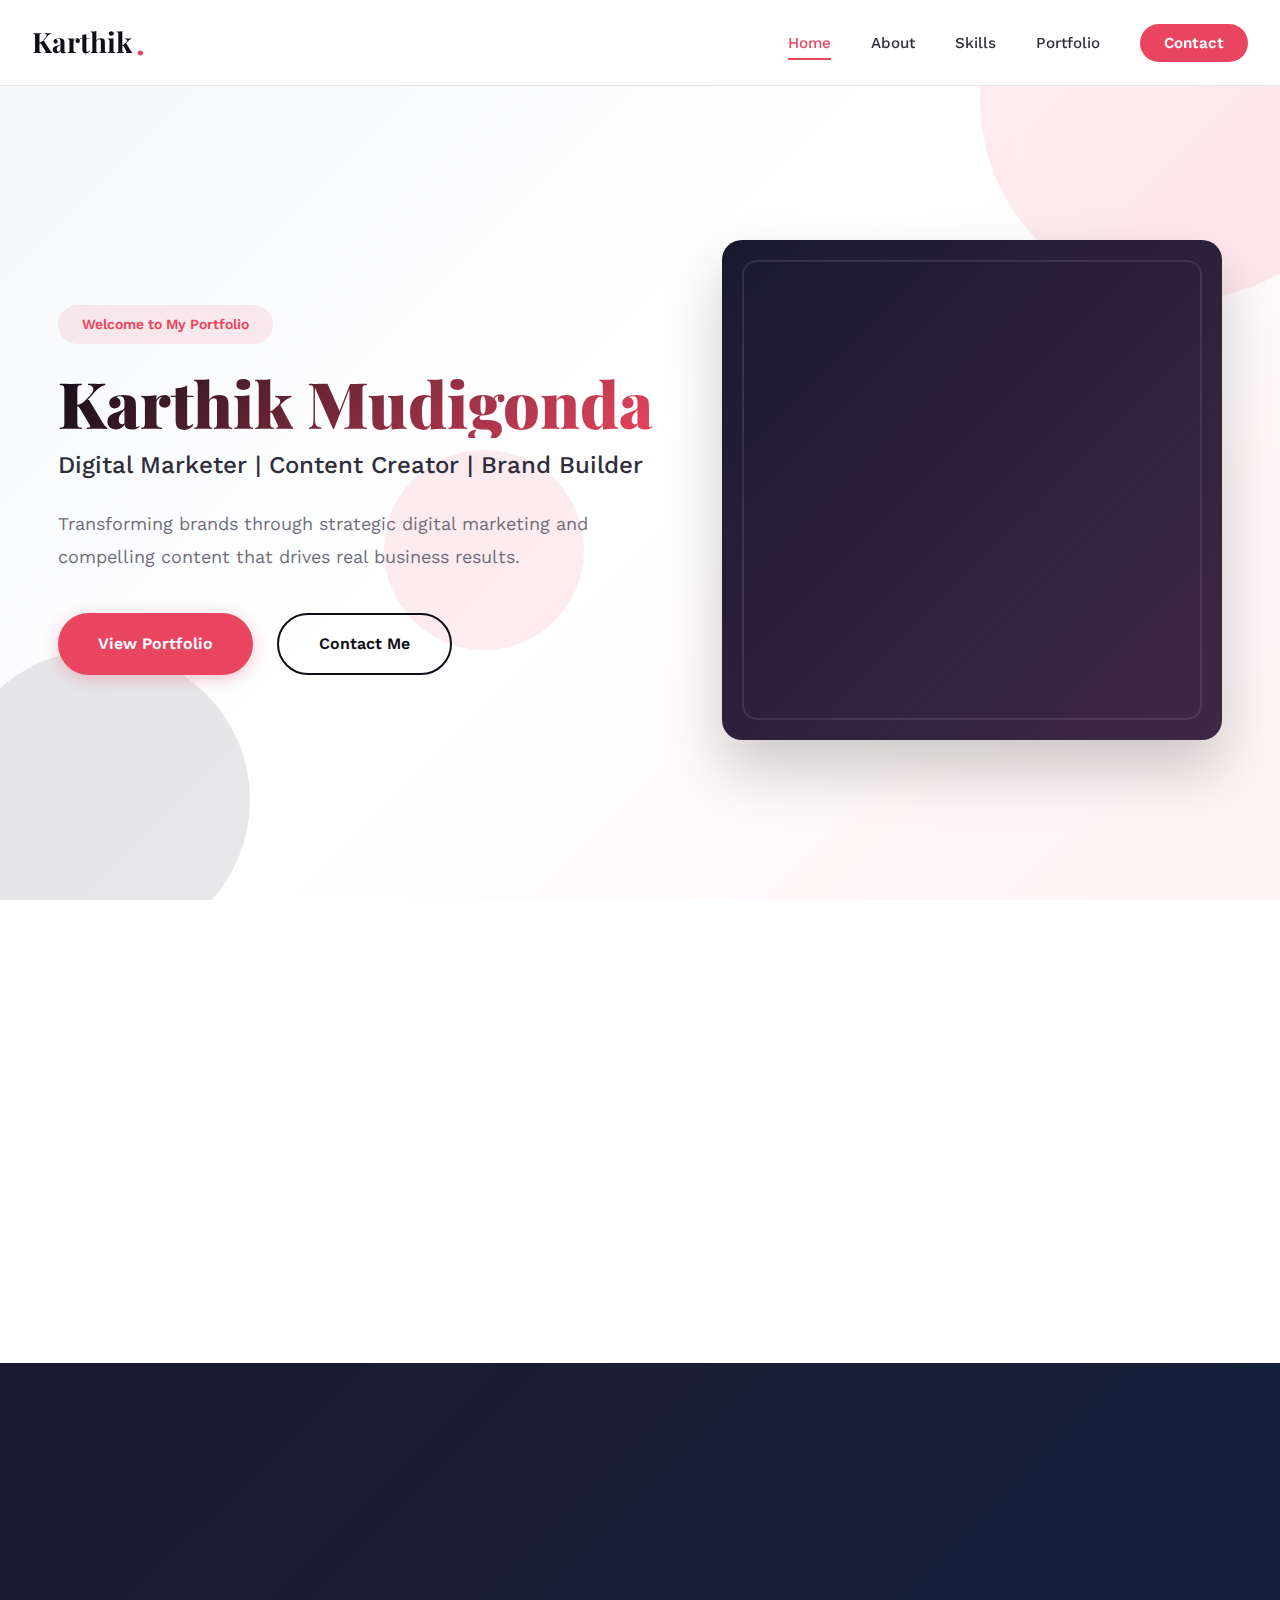
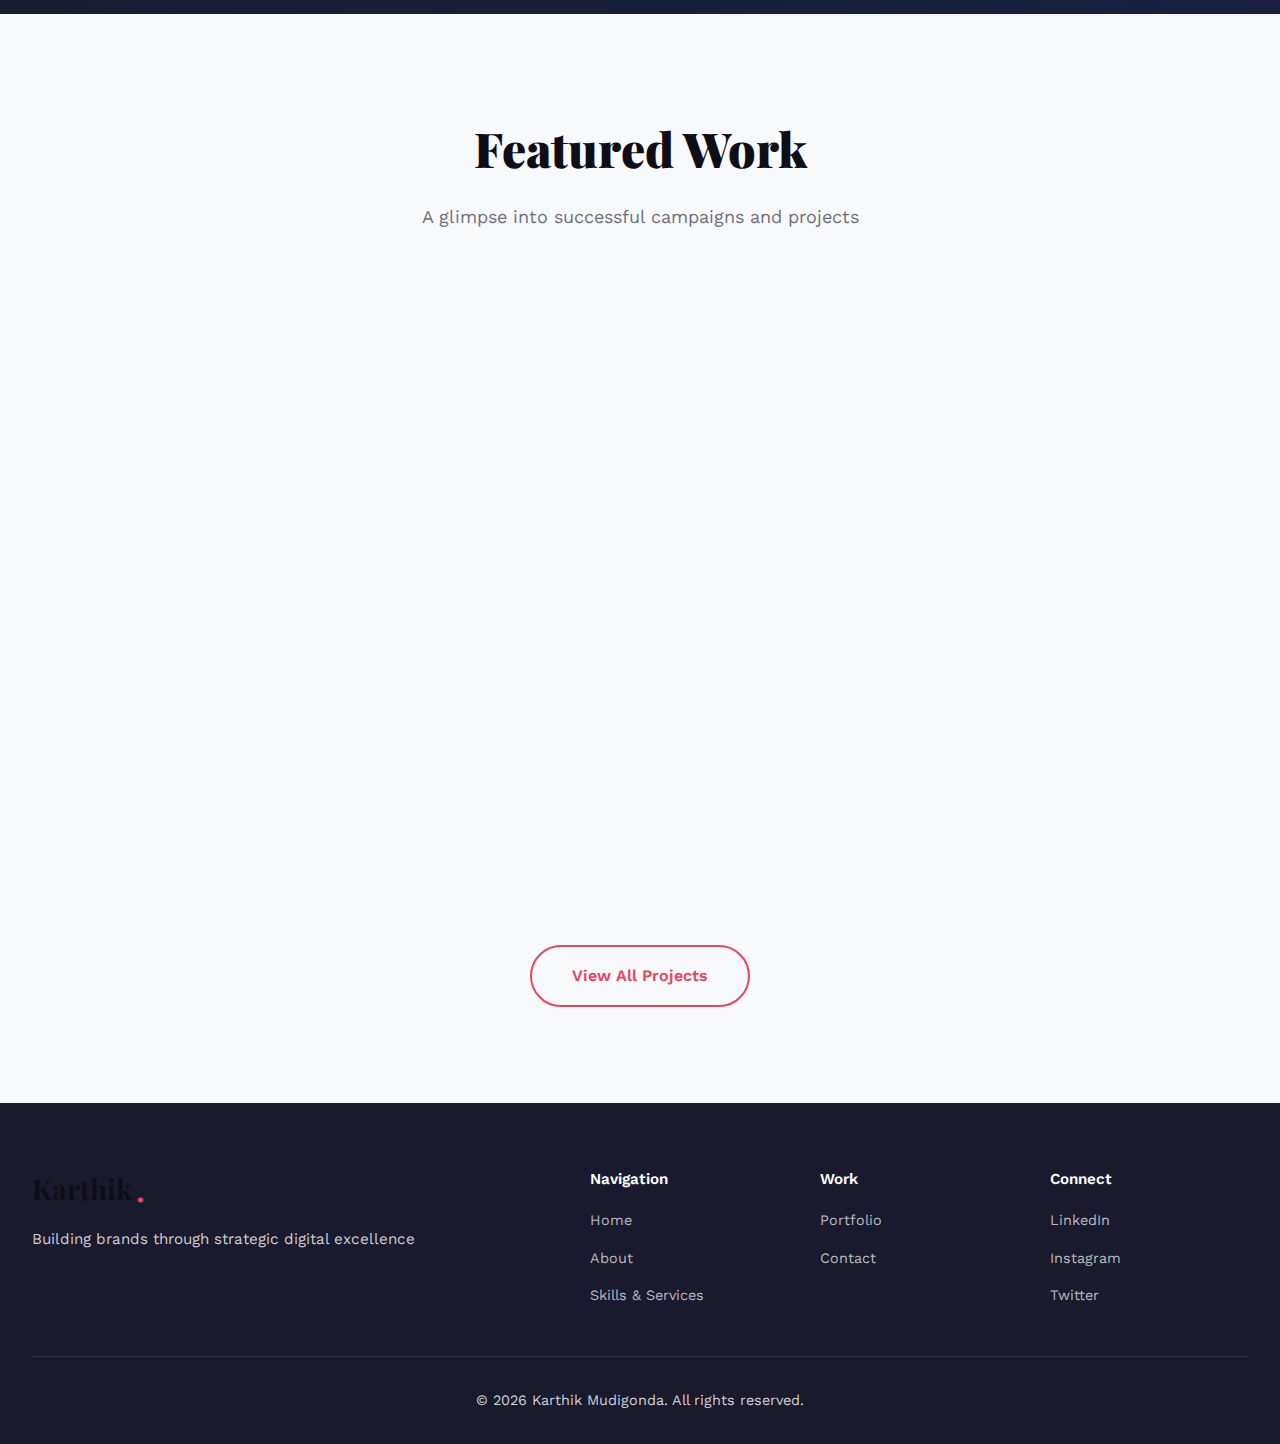
<file: index.html>
<!DOCTYPE html>
<html lang="en">
<head>
    <meta charset="UTF-8">
    <meta name="viewport" content="width=device-width, initial-scale=1.0">
    <title>Karthik Mudigonda | Digital Marketer & Content Creator</title>
    <link rel="stylesheet" href="styles.css">
    <link rel="preconnect" href="https://fonts.googleapis.com">
    <link rel="preconnect" href="https://fonts.gstatic.com" crossorigin>
    <link href="https://fonts.googleapis.com/css2?family=Playfair+Display:wght@400;700;900&family=Work+Sans:wght@300;400;500;600&display=swap" rel="stylesheet">
</head>
<body>
    <!-- Header Navigation -->
    <header class="header" id="header">
        <div class="container">
            <div class="header-content">
                <a href="index.html" class="logo">
                    <span class="logo-text">Karthik</span>
                    <span class="logo-dot">.</span>
                </a>
                <nav class="nav" id="nav">
                    <ul class="nav-list">
                        <li><a href="index.html" class="nav-link active">Home</a></li>
                        <li><a href="about.html" class="nav-link">About</a></li>
                        <li><a href="skills.html" class="nav-link">Skills</a></li>
                        <li><a href="portfolio.html" class="nav-link">Portfolio</a></li>
                        <li><a href="contact.html" class="nav-link btn-primary-small">Contact</a></li>
                    </ul>
                </nav>
                <button class="mobile-toggle" id="mobileToggle">
                    <span></span>
                    <span></span>
                    <span></span>
                </button>
            </div>
        </div>
    </header>

    <!-- Hero Section -->
    <section class="hero">
        <div class="hero-bg">
            <div class="floating-shape shape-1"></div>
            <div class="floating-shape shape-2"></div>
            <div class="floating-shape shape-3"></div>
        </div>
        <div class="container">
            <div class="hero-content">
                <div class="hero-text">
                    <div class="hero-label">Welcome to My Portfolio</div>
                    <h1 class="hero-title">
                        <span class="hero-name">Karthik Mudigonda</span>
                        <span class="hero-role">Digital Marketer | Content Creator | Brand Builder</span>
                    </h1>
                    <p class="hero-tagline">Transforming brands through strategic digital marketing and compelling content that drives real business results.</p>
                    <div class="hero-cta">
                        <a href="portfolio.html" class="btn btn-primary">View Portfolio</a>
                        <a href="contact.html" class="btn btn-secondary">Contact Me</a>
                    </div>
                </div>
                <div class="hero-visual">
                    <div class="hero-card">
                        <div class="card-3d"></div>
                    </div>
                </div>
            </div>
        </div>
    </section>

    <!-- Key Skills Highlights -->
    <section class="skills-highlight">
        <div class="container">
            <div class="skills-grid">
                <div class="skill-card">
                    <div class="skill-icon">
                        <svg width="40" height="40" viewBox="0 0 40 40" fill="none">
                            <path d="M20 5L25 15L35 16.5L27.5 24L29 34L20 29L11 34L12.5 24L5 16.5L15 15L20 5Z" stroke="currentColor" stroke-width="2" stroke-linecap="round" stroke-linejoin="round"/>
                        </svg>
                    </div>
                    <h3>SEO Mastery</h3>
                    <p>Data-driven optimization strategies that boost organic visibility</p>
                </div>
                <div class="skill-card">
                    <div class="skill-icon">
                        <svg width="40" height="40" viewBox="0 0 40 40" fill="none">
                            <rect x="5" y="10" width="30" height="25" rx="2" stroke="currentColor" stroke-width="2"/>
                            <path d="M5 15H35" stroke="currentColor" stroke-width="2"/>
                            <circle cx="20" cy="25" r="5" stroke="currentColor" stroke-width="2"/>
                        </svg>
                    </div>
                    <h3>Paid Advertising</h3>
                    <p>High-ROI campaigns across Google Ads and Meta platforms</p>
                </div>
                <div class="skill-card">
                    <div class="skill-icon">
                        <svg width="40" height="40" viewBox="0 0 40 40" fill="none">
                            <rect x="8" y="8" width="24" height="24" rx="4" stroke="currentColor" stroke-width="2"/>
                            <path d="M8 16H32M16 8V32M24 16L20 20L16 16" stroke="currentColor" stroke-width="2" stroke-linecap="round"/>
                        </svg>
                    </div>
                    <h3>Social Media</h3>
                    <p>Engaging content strategies that build authentic communities</p>
                </div>
                <div class="skill-card">
                    <div class="skill-icon">
                        <svg width="40" height="40" viewBox="0 0 40 40" fill="none">
                            <path d="M10 10L30 10L30 30L10 30L10 10Z" stroke="currentColor" stroke-width="2"/>
                            <path d="M15 20H25M20 15V25" stroke="currentColor" stroke-width="2" stroke-linecap="round"/>
                        </svg>
                    </div>
                    <h3>Content Creation</h3>
                    <p>Compelling narratives that resonate with target audiences</p>
                </div>
            </div>
        </div>
    </section>

    <!-- Metrics Section -->
    <section class="metrics">
        <div class="container">
            <div class="metrics-grid">
                <div class="metric-item">
                    <div class="metric-number">5+</div>
                    <div class="metric-label">Years Experience</div>
                </div>
                <div class="metric-item">
                    <div class="metric-number">100+</div>
                    <div class="metric-label">Successful Campaigns</div>
                </div>
                <div class="metric-item">
                    <div class="metric-number">300%</div>
                    <div class="metric-label">Average ROI Increase</div>
                </div>
                <div class="metric-item">
                    <div class="metric-number">50+</div>
                    <div class="metric-label">Happy Clients</div>
                </div>
            </div>
        </div>
    </section>

    <!-- Featured Work Preview -->
    <section class="featured-work">
        <div class="container">
            <div class="section-header">
                <h2 class="section-title">Featured Work</h2>
                <p class="section-subtitle">A glimpse into successful campaigns and projects</p>
            </div>
            <div class="work-grid">
                <div class="work-card">
                    <div class="work-image">
                        <div class="work-placeholder work-1"></div>
                    </div>
                    <div class="work-content">
                        <div class="work-category">E-commerce Campaign</div>
                        <h3 class="work-title">Fashion Brand Revival</h3>
                        <p class="work-description">Complete digital transformation resulting in 250% increase in online sales through integrated SEO and paid advertising strategy.</p>
                        <div class="work-stats">
                            <span>+250% Sales</span>
                            <span>+180% Traffic</span>
                        </div>
                    </div>
                </div>
                <div class="work-card">
                    <div class="work-image">
                        <div class="work-placeholder work-2"></div>
                    </div>
                    <div class="work-content">
                        <div class="work-category">Social Media Strategy</div>
                        <h3 class="work-title">Tech Startup Launch</h3>
                        <p class="work-description">Built engaged community of 50K+ followers across platforms with viral content strategy and targeted influencer partnerships.</p>
                        <div class="work-stats">
                            <span>50K+ Followers</span>
                            <span>5M+ Reach</span>
                        </div>
                    </div>
                </div>
                <div class="work-card">
                    <div class="work-image">
                        <div class="work-placeholder work-3"></div>
                    </div>
                    <div class="work-content">
                        <div class="work-category">Content Marketing</div>
                        <h3 class="work-title">B2B Lead Generation</h3>
                        <p class="work-description">Developed comprehensive content ecosystem that tripled qualified lead flow through strategic SEO and thought leadership.</p>
                        <div class="work-stats">
                            <span>+300% Leads</span>
                            <span>40% Lower CPA</span>
                        </div>
                    </div>
                </div>
            </div>
            <div class="work-cta">
                <a href="portfolio.html" class="btn btn-outline">View All Projects</a>
            </div>
        </div>
    </section>

    <!-- Footer -->
    <footer class="footer">
        <div class="container">
            <div class="footer-content">
                <div class="footer-main">
                    <div class="footer-brand">
                        <a href="index.html" class="footer-logo">
                            <span class="logo-text">Karthik</span>
                            <span class="logo-dot">.</span>
                        </a>
                        <p class="footer-tagline">Building brands through strategic digital excellence</p>
                    </div>
                    <nav class="footer-nav">
                        <div class="footer-nav-group">
                            <h4>Navigation</h4>
                            <ul>
                                <li><a href="index.html">Home</a></li>
                                <li><a href="about.html">About</a></li>
                                <li><a href="skills.html">Skills & Services</a></li>
                            </ul>
                        </div>
                        <div class="footer-nav-group">
                            <h4>Work</h4>
                            <ul>
                                <li><a href="portfolio.html">Portfolio</a></li>
                                <li><a href="contact.html">Contact</a></li>
                            </ul>
                        </div>
                        <div class="footer-nav-group">
                            <h4>Connect</h4>
                            <ul class="social-links">
                                <li><a href="#" target="_blank">LinkedIn</a></li>
                                <li><a href="#" target="_blank">Instagram</a></li>
                                <li><a href="#" target="_blank">Twitter</a></li>
                            </ul>
                        </div>
                    </nav>
                </div>
                <div class="footer-bottom">
                    <p>&copy; 2026 Karthik Mudigonda. All rights reserved.</p>
                </div>
            </div>
        </div>
    </footer>

    <script src="script.js"></script>
</body>
</html>
</file>
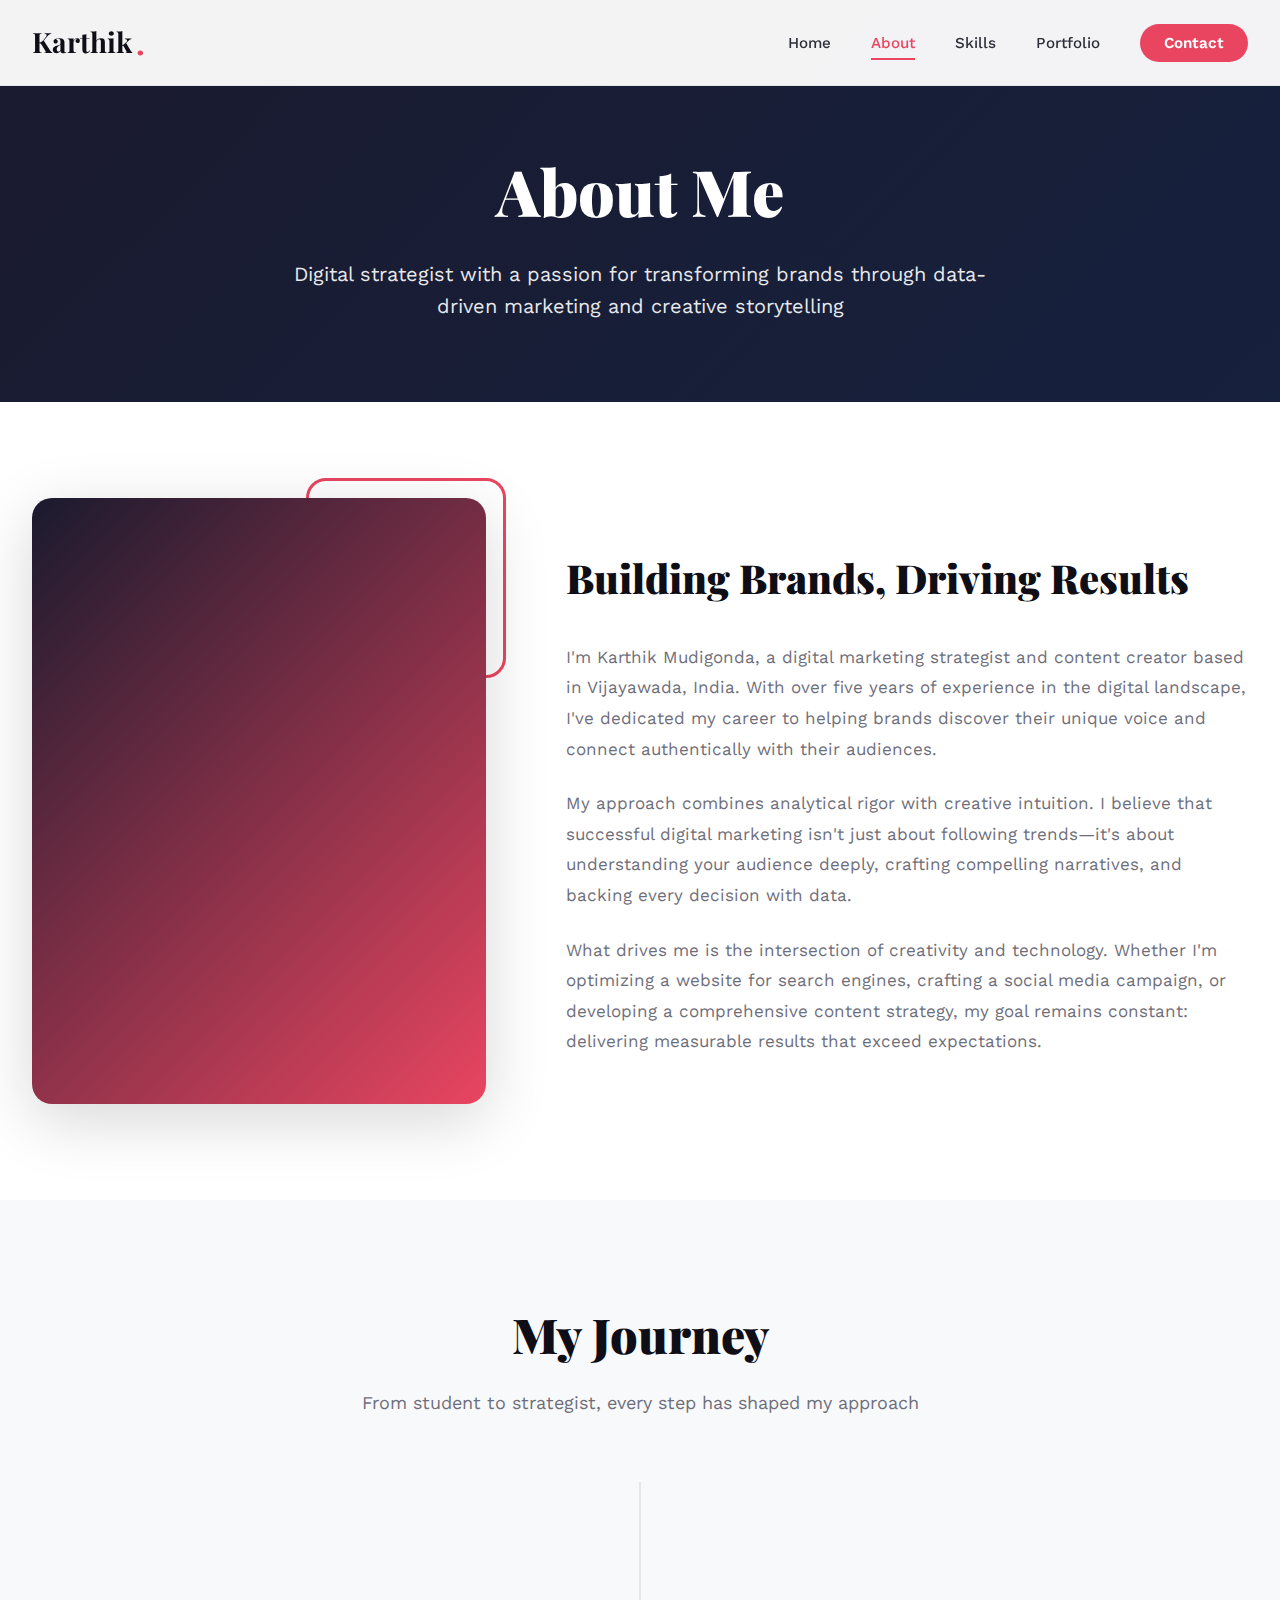
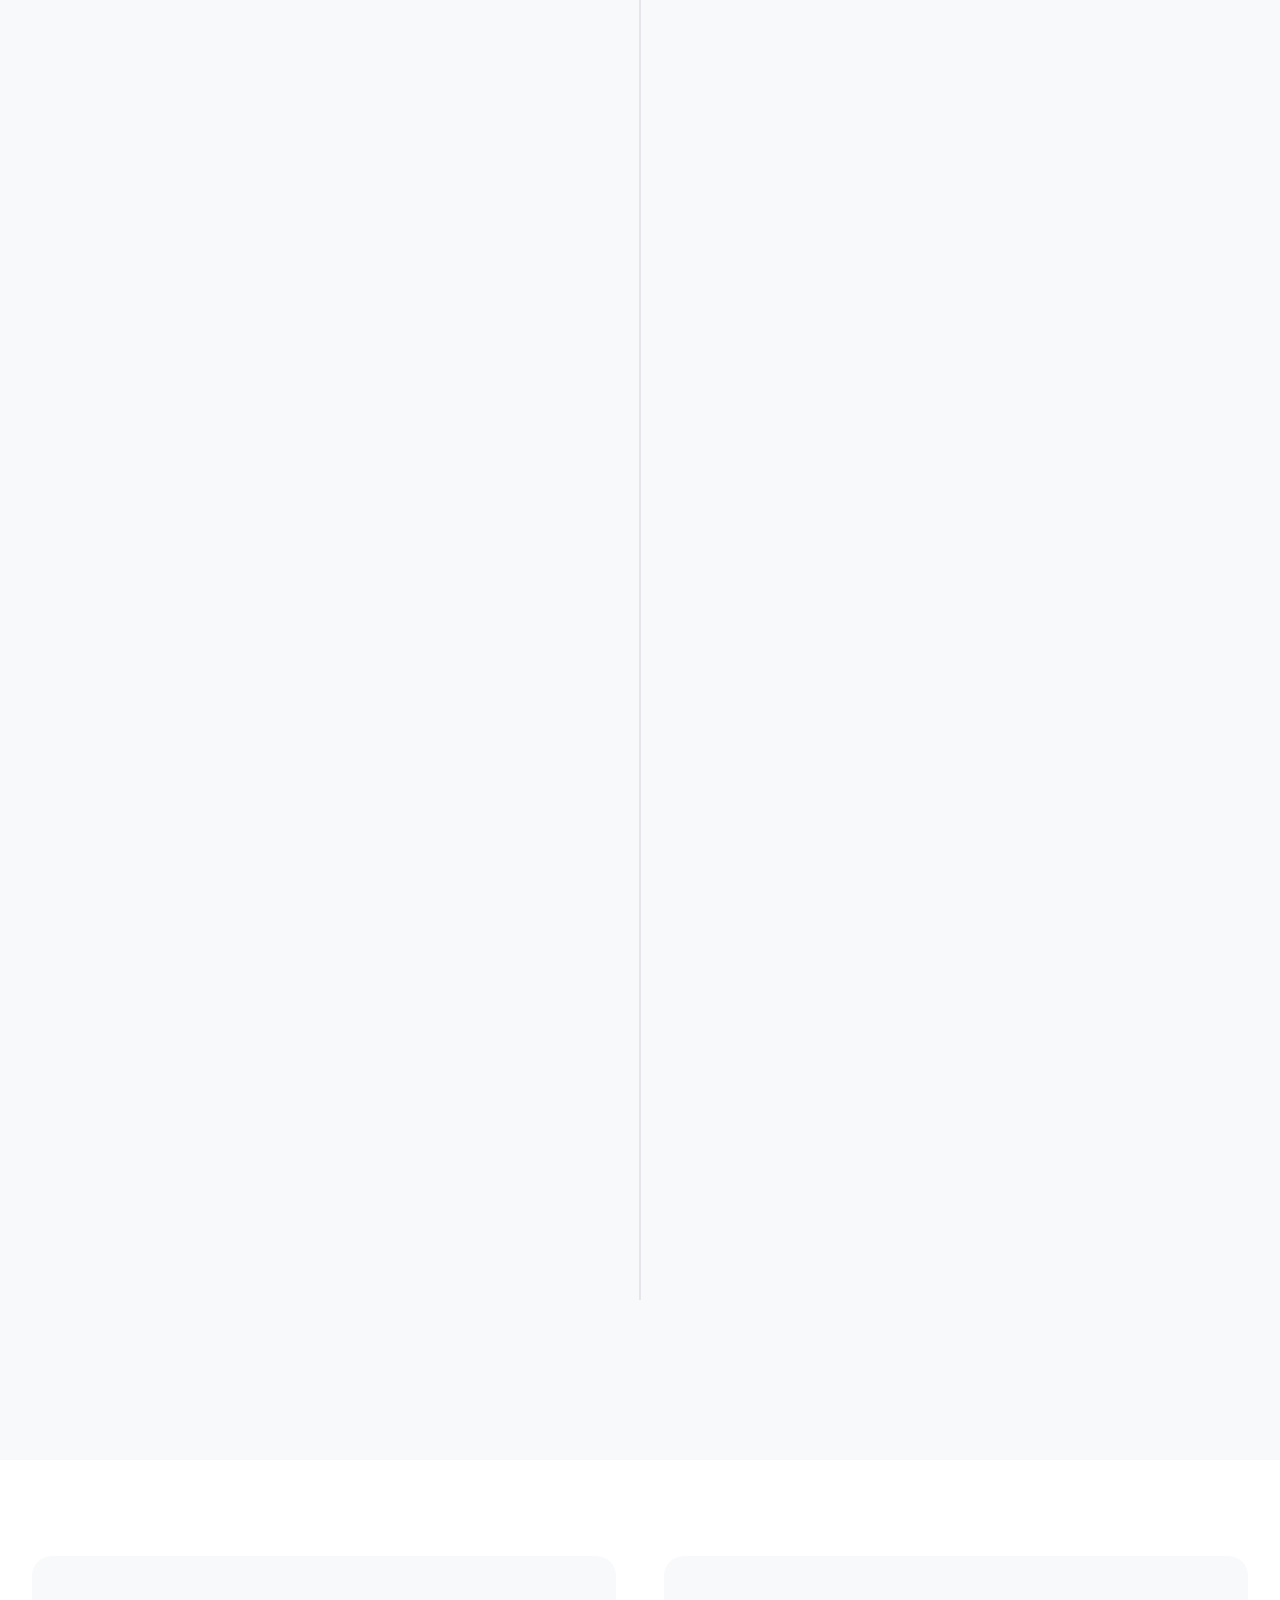
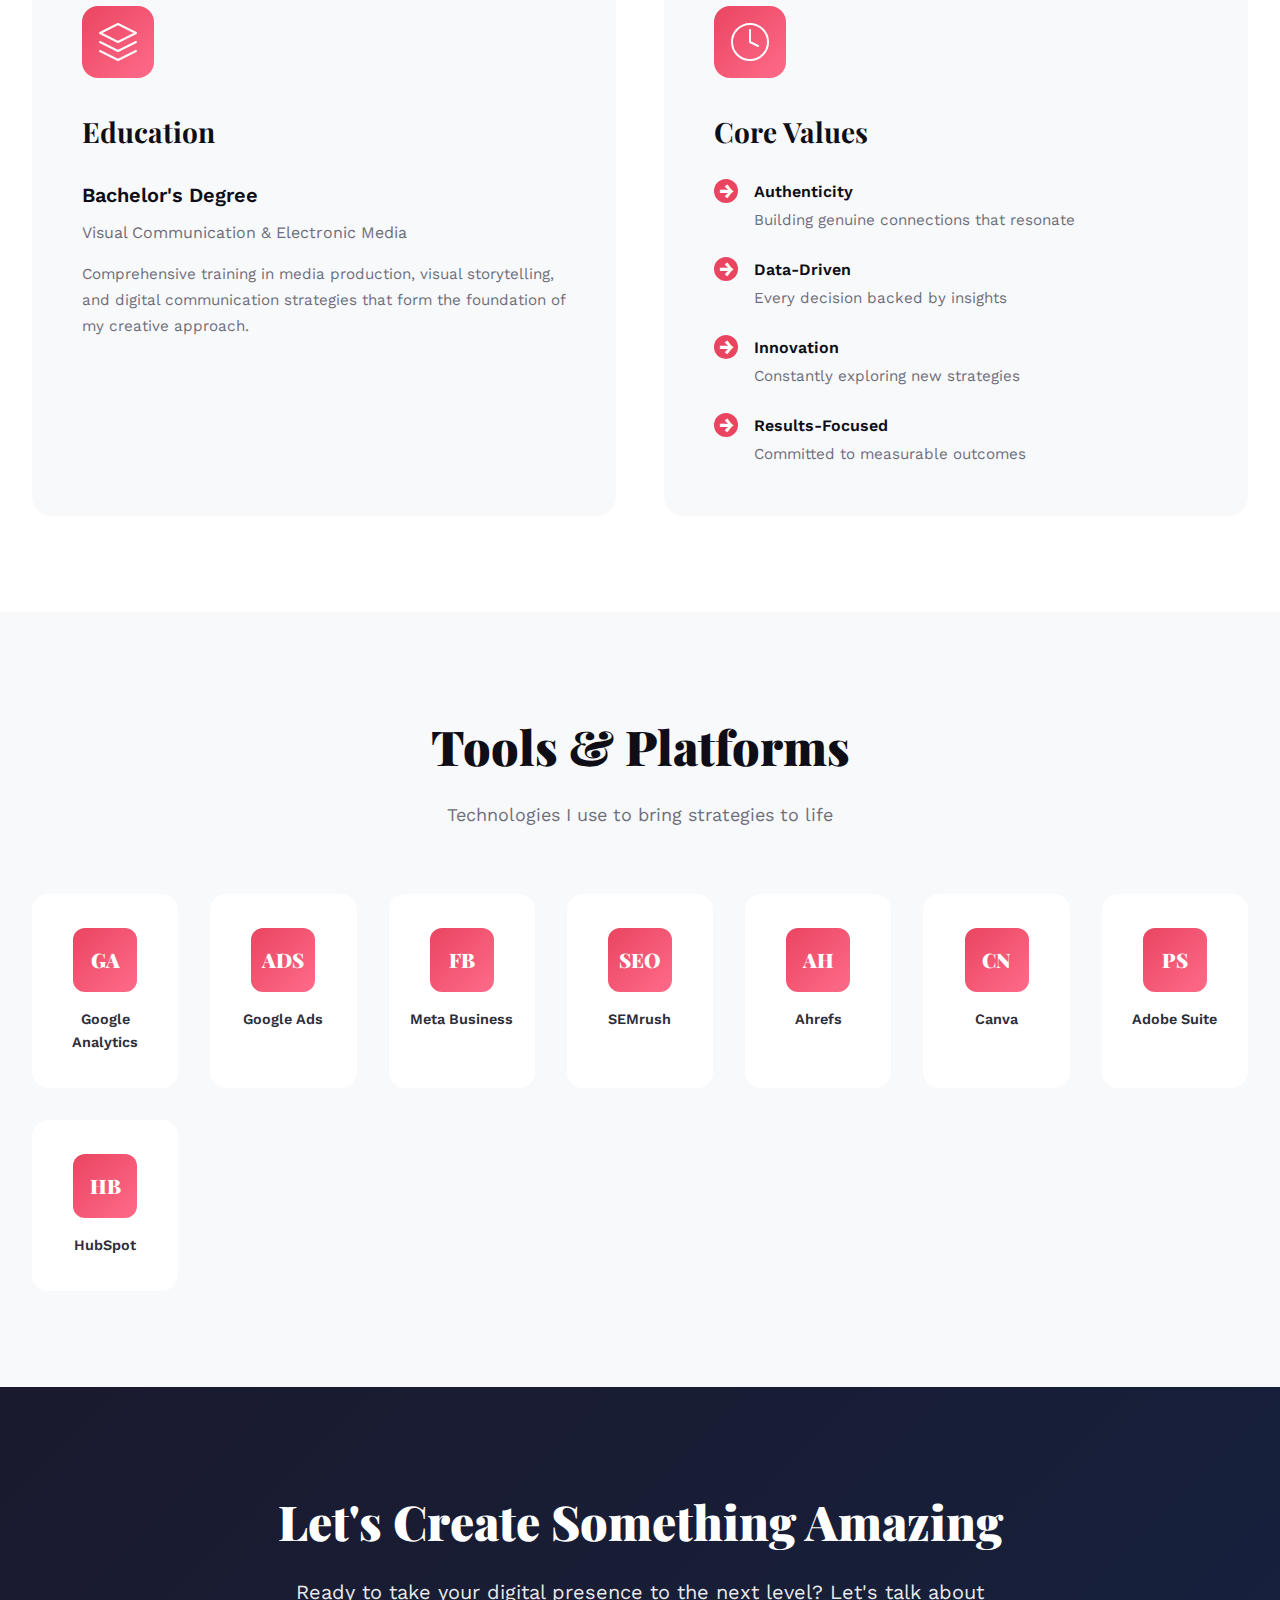
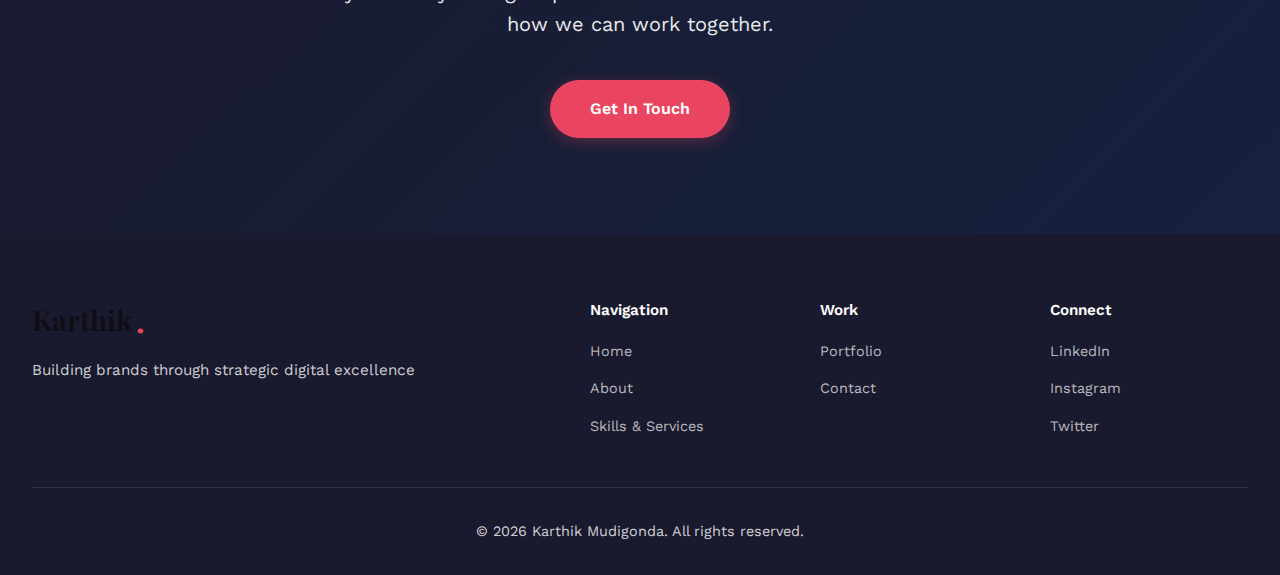
<file: about.html>
<!DOCTYPE html>
<html lang="en">
<head>
    <meta charset="UTF-8">
    <meta name="viewport" content="width=device-width, initial-scale=1.0">
    <title>About Me | Karthik Mudigonda</title>
    <link rel="stylesheet" href="styles.css">
    <link rel="preconnect" href="https://fonts.googleapis.com">
    <link rel="preconnect" href="https://fonts.gstatic.com" crossorigin>
    <link href="https://fonts.googleapis.com/css2?family=Playfair+Display:wght@400;700;900&family=Work+Sans:wght@300;400;500;600&display=swap" rel="stylesheet">
</head>
<body>
    <!-- Header Navigation -->
    <header class="header" id="header">
        <div class="container">
            <div class="header-content">
                <a href="index.html" class="logo">
                    <span class="logo-text">Karthik</span>
                    <span class="logo-dot">.</span>
                </a>
                <nav class="nav" id="nav">
                    <ul class="nav-list">
                        <li><a href="index.html" class="nav-link">Home</a></li>
                        <li><a href="about.html" class="nav-link active">About</a></li>
                        <li><a href="skills.html" class="nav-link">Skills</a></li>
                        <li><a href="portfolio.html" class="nav-link">Portfolio</a></li>
                        <li><a href="contact.html" class="nav-link btn-primary-small">Contact</a></li>
                    </ul>
                </nav>
                <button class="mobile-toggle" id="mobileToggle">
                    <span></span>
                    <span></span>
                    <span></span>
                </button>
            </div>
        </div>
    </header>

    <!-- Page Hero -->
    <section class="page-hero">
        <div class="container">
            <div class="page-hero-content">
                <h1 class="page-title">About Me</h1>
                <p class="page-subtitle">Digital strategist with a passion for transforming brands through data-driven marketing and creative storytelling</p>
            </div>
        </div>
    </section>

    <!-- About Content -->
    <section class="about-content">
        <div class="container">
            <div class="about-grid">
                <div class="about-image">
                    <div class="about-portrait">
                        <div class="portrait-placeholder"></div>
                        <div class="portrait-decoration"></div>
                    </div>
                </div>
                <div class="about-text">
                    <h2 class="content-title">Building Brands, Driving Results</h2>
                    <div class="text-content">
                        <p>I'm Karthik Mudigonda, a digital marketing strategist and content creator based in Vijayawada, India. With over five years of experience in the digital landscape, I've dedicated my career to helping brands discover their unique voice and connect authentically with their audiences.</p>
                        
                        <p>My approach combines analytical rigor with creative intuition. I believe that successful digital marketing isn't just about following trends—it's about understanding your audience deeply, crafting compelling narratives, and backing every decision with data.</p>
                        
                        <p>What drives me is the intersection of creativity and technology. Whether I'm optimizing a website for search engines, crafting a social media campaign, or developing a comprehensive content strategy, my goal remains constant: delivering measurable results that exceed expectations.</p>
                    </div>
                </div>
            </div>
        </div>
    </section>

    <!-- Journey Section -->
    <section class="journey">
        <div class="container">
            <div class="section-header centered">
                <h2 class="section-title">My Journey</h2>
                <p class="section-subtitle">From student to strategist, every step has shaped my approach</p>
            </div>
            <div class="timeline">
                <div class="timeline-item">
                    <div class="timeline-marker"></div>
                    <div class="timeline-content">
                        <div class="timeline-year">2024</div>
                        <h3>The Growth Phase</h3>
                        <p>From November 2023 to October 2024, in Hyderabad, I worked as a Digital Marketer and Content Creator at JK Infra Elert Projects, managing performance-driven Google and Meta ad campaigns, crafting high-converting creatives and landing pages, and driving consistent, qualified lead generation for real estate launches.</p>
                    </div>
                </div>
                <div class="timeline-item">
                    <div class="timeline-marker"></div>
                    <div class="timeline-content">
                        <div class="timeline-year">2020-2021</div>
                        <h3>The Impact Phase</h3>
                        <p>From November 2024 to February 2025, in Vijayawada, I worked as a Content Creator at Alert NGO, creating blogs, social media content, newsletters, and awareness video scripts that strengthened community engagement, increased website traffic, and helped grow the organization’s digital reach through emotionally driven, purpose-led storytelling.</p>
                    </div>
                </div>
                <div class="timeline-item">
                    <div class="timeline-marker"></div>
                    <div class="timeline-content">
                        <div class="timeline-year">2022-2023</div>
                        <h3>The Expansion Phase</h3>
                        <p>Worked as a freelance Digital Marketer and Content Creator in Vijayawada, delivering customized, data-driven marketing solutions across multiple clients—handling social media, SEO, content creation, email campaigns, and graphic design to strengthen brand presence, boost engagement, and improve lead conversions.</p>
                    </div>
                </div>
                <div class="timeline-item">
                    <div class="timeline-marker"></div>
                    <div class="timeline-content">
                        <div class="timeline-year">2024-Present</div>
                        <h3>The Professional Maturity Phase</h3>
                        <p>At AbhiT Technologies in Vijayawada, I handled Digital Marketing and Branding, executing end-to-end strategies across social media, SEO, paid ads, and content. I worked closely with clients, optimized creatives and videos, tracked performance through analytics, and refined campaigns using data-driven insights to improve reach, lead quality, and ROI.</p>
                    </div>
                </div>
                </div>
            </div>
        </div>
    </section>

    <!-- Education & Values -->
    <section class="education-values">
        <div class="container">
            <div class="ev-grid">
                <div class="education-card">
                    <div class="card-icon">
                        <svg width="48" height="48" viewBox="0 0 48 48" fill="none">
                            <path d="M24 6L42 15L24 24L6 15L24 6Z" stroke="currentColor" stroke-width="2" stroke-linecap="round" stroke-linejoin="round"/>
                            <path d="M6 33L24 42L42 33M6 24L24 33L42 24" stroke="currentColor" stroke-width="2" stroke-linecap="round" stroke-linejoin="round"/>
                        </svg>
                    </div>
                    <h3>Education</h3>
                    <div class="education-details">
                        <h4>Bachelor's Degree</h4>
                        <p>Visual Communication & Electronic Media</p>
                        <p class="education-desc">Comprehensive training in media production, visual storytelling, and digital communication strategies that form the foundation of my creative approach.</p>
                    </div>
                </div>
                <div class="values-card">
                    <div class="card-icon">
                        <svg width="48" height="48" viewBox="0 0 48 48" fill="none">
                            <path d="M24 12V24L32 28M42 24C42 33.9411 33.9411 42 24 42C14.0589 42 6 33.9411 6 24C6 14.0589 14.0589 6 24 6C33.9411 6 42 14.0589 42 24Z" stroke="currentColor" stroke-width="2" stroke-linecap="round" stroke-linejoin="round"/>
                        </svg>
                    </div>
                    <h3>Core Values</h3>
                    <div class="values-list">
                        <div class="value-item">
                            <span class="value-icon">→</span>
                            <div>
                                <strong>Authenticity</strong>
                                <p>Building genuine connections that resonate</p>
                            </div>
                        </div>
                        <div class="value-item">
                            <span class="value-icon">→</span>
                            <div>
                                <strong>Data-Driven</strong>
                                <p>Every decision backed by insights</p>
                            </div>
                        </div>
                        <div class="value-item">
                            <span class="value-icon">→</span>
                            <div>
                                <strong>Innovation</strong>
                                <p>Constantly exploring new strategies</p>
                            </div>
                        </div>
                        <div class="value-item">
                            <span class="value-icon">→</span>
                            <div>
                                <strong>Results-Focused</strong>
                                <p>Committed to measurable outcomes</p>
                            </div>
                        </div>
                    </div>
                </div>
            </div>
        </div>
    </section>

    <!-- Tools & Platforms -->
    <section class="tools">
        <div class="container">
            <div class="section-header centered">
                <h2 class="section-title">Tools & Platforms</h2>
                <p class="section-subtitle">Technologies I use to bring strategies to life</p>
            </div>
            <div class="tools-grid">
                <div class="tool-item">
                    <div class="tool-icon">GA</div>
                    <p>Google Analytics</p>
                </div>
                <div class="tool-item">
                    <div class="tool-icon">ADS</div>
                    <p>Google Ads</p>
                </div>
                <div class="tool-item">
                    <div class="tool-icon">FB</div>
                    <p>Meta Business</p>
                </div>
                <div class="tool-item">
                    <div class="tool-icon">SEO</div>
                    <p>SEMrush</p>
                </div>
                <div class="tool-item">
                    <div class="tool-icon">AH</div>
                    <p>Ahrefs</p>
                </div>
                <div class="tool-item">
                    <div class="tool-icon">CN</div>
                    <p>Canva</p>
                </div>
                <div class="tool-item">
                    <div class="tool-icon">PS</div>
                    <p>Adobe Suite</p>
                </div>
                <div class="tool-item">
                    <div class="tool-icon">HB</div>
                    <p>HubSpot</p>
                </div>
            </div>
        </div>
    </section>

    <!-- CTA Section -->
    <section class="cta-section">
        <div class="container">
            <div class="cta-content">
                <h2>Let's Create Something Amazing</h2>
                <p>Ready to take your digital presence to the next level? Let's talk about how we can work together.</p>
                <a href="contact.html" class="btn btn-primary">Get In Touch</a>
            </div>
        </div>
    </section>

    <!-- Footer -->
    <footer class="footer">
        <div class="container">
            <div class="footer-content">
                <div class="footer-main">
                    <div class="footer-brand">
                        <a href="index.html" class="footer-logo">
                            <span class="logo-text">Karthik</span>
                            <span class="logo-dot">.</span>
                        </a>
                        <p class="footer-tagline">Building brands through strategic digital excellence</p>
                    </div>
                    <nav class="footer-nav">
                        <div class="footer-nav-group">
                            <h4>Navigation</h4>
                            <ul>
                                <li><a href="index.html">Home</a></li>
                                <li><a href="about.html">About</a></li>
                                <li><a href="skills.html">Skills & Services</a></li>
                            </ul>
                        </div>
                        <div class="footer-nav-group">
                            <h4>Work</h4>
                            <ul>
                                <li><a href="portfolio.html">Portfolio</a></li>
                                <li><a href="contact.html">Contact</a></li>
                            </ul>
                        </div>
                        <div class="footer-nav-group">
                            <h4>Connect</h4>
                            <ul class="social-links">
                                <li><a href="#" target="_blank">LinkedIn</a></li>
                                <li><a href="#" target="_blank">Instagram</a></li>
                                <li><a href="#" target="_blank">Twitter</a></li>
                            </ul>
                        </div>
                    </nav>
                </div>
                <div class="footer-bottom">
                    <p>&copy; 2026 Karthik Mudigonda. All rights reserved.</p>
                </div>
            </div>
        </div>
    </footer>

    <script src="script.js"></script>
</body>
</html>
</file>
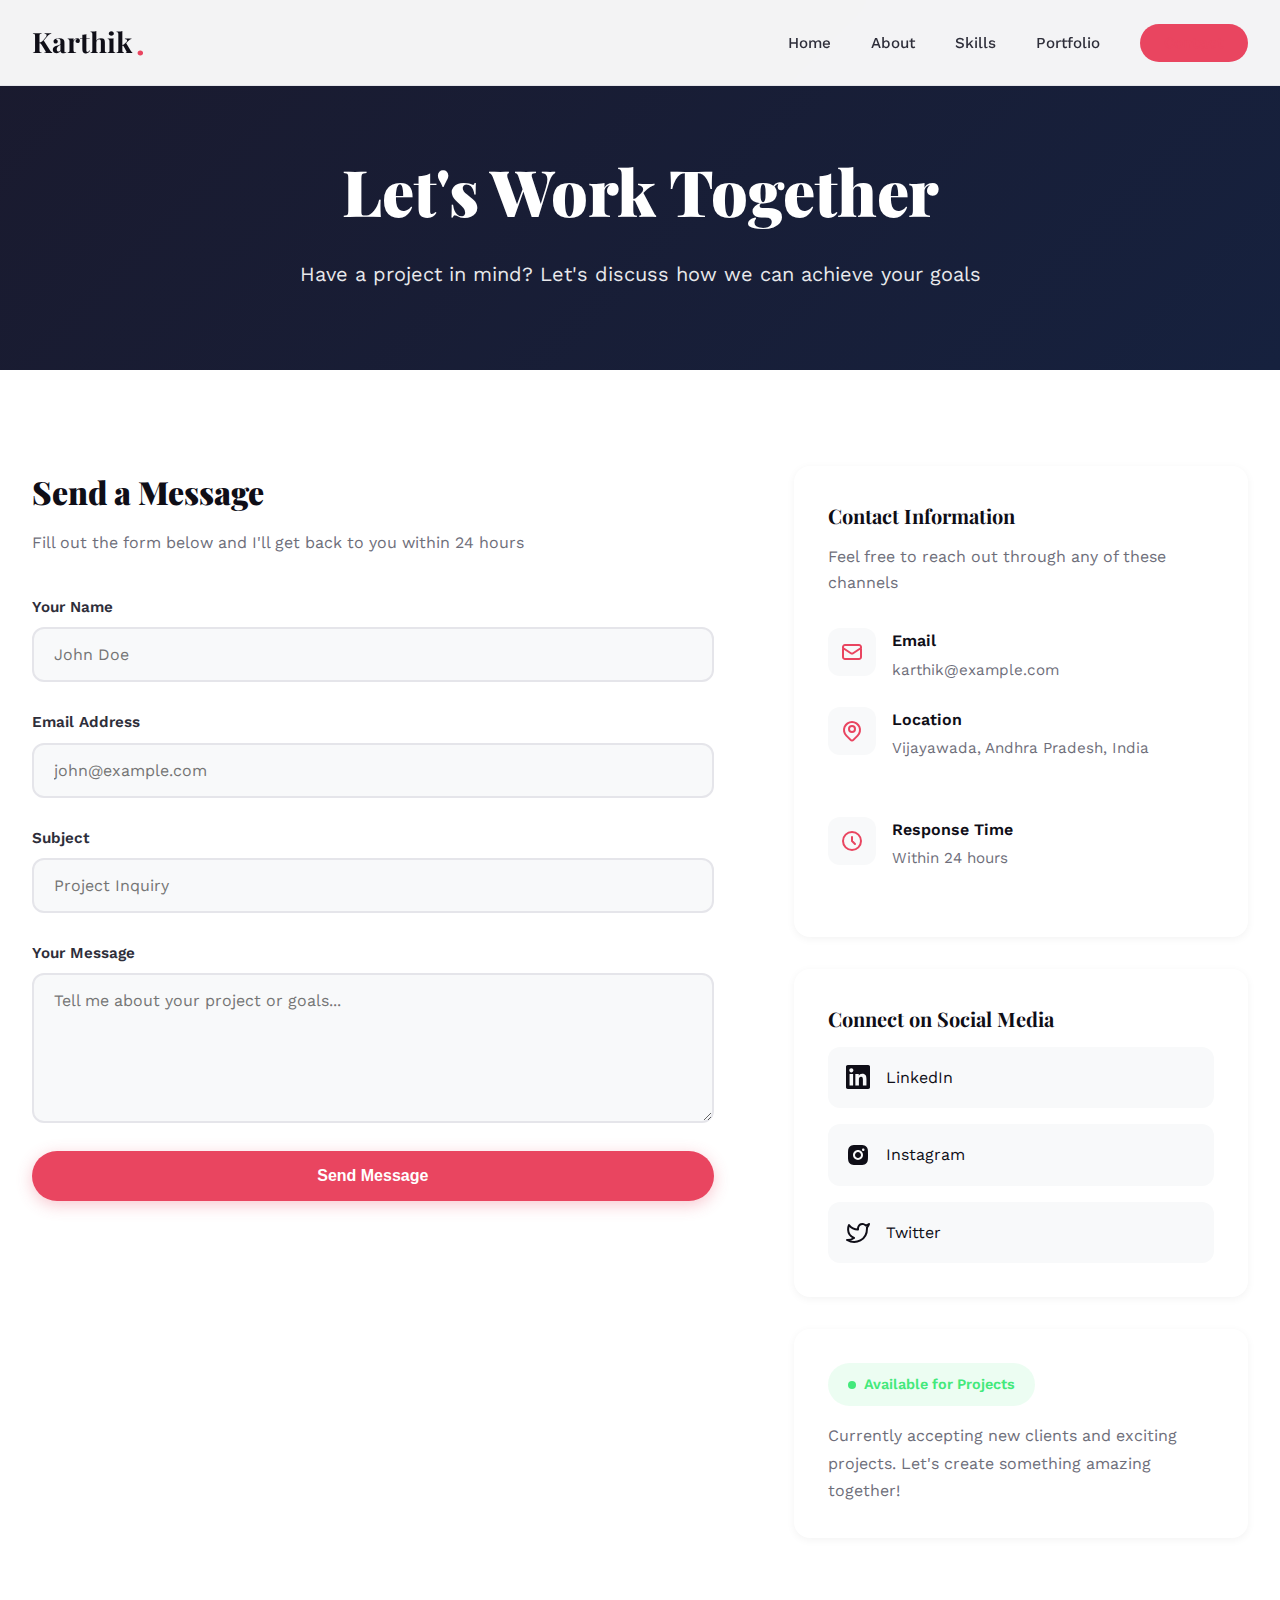
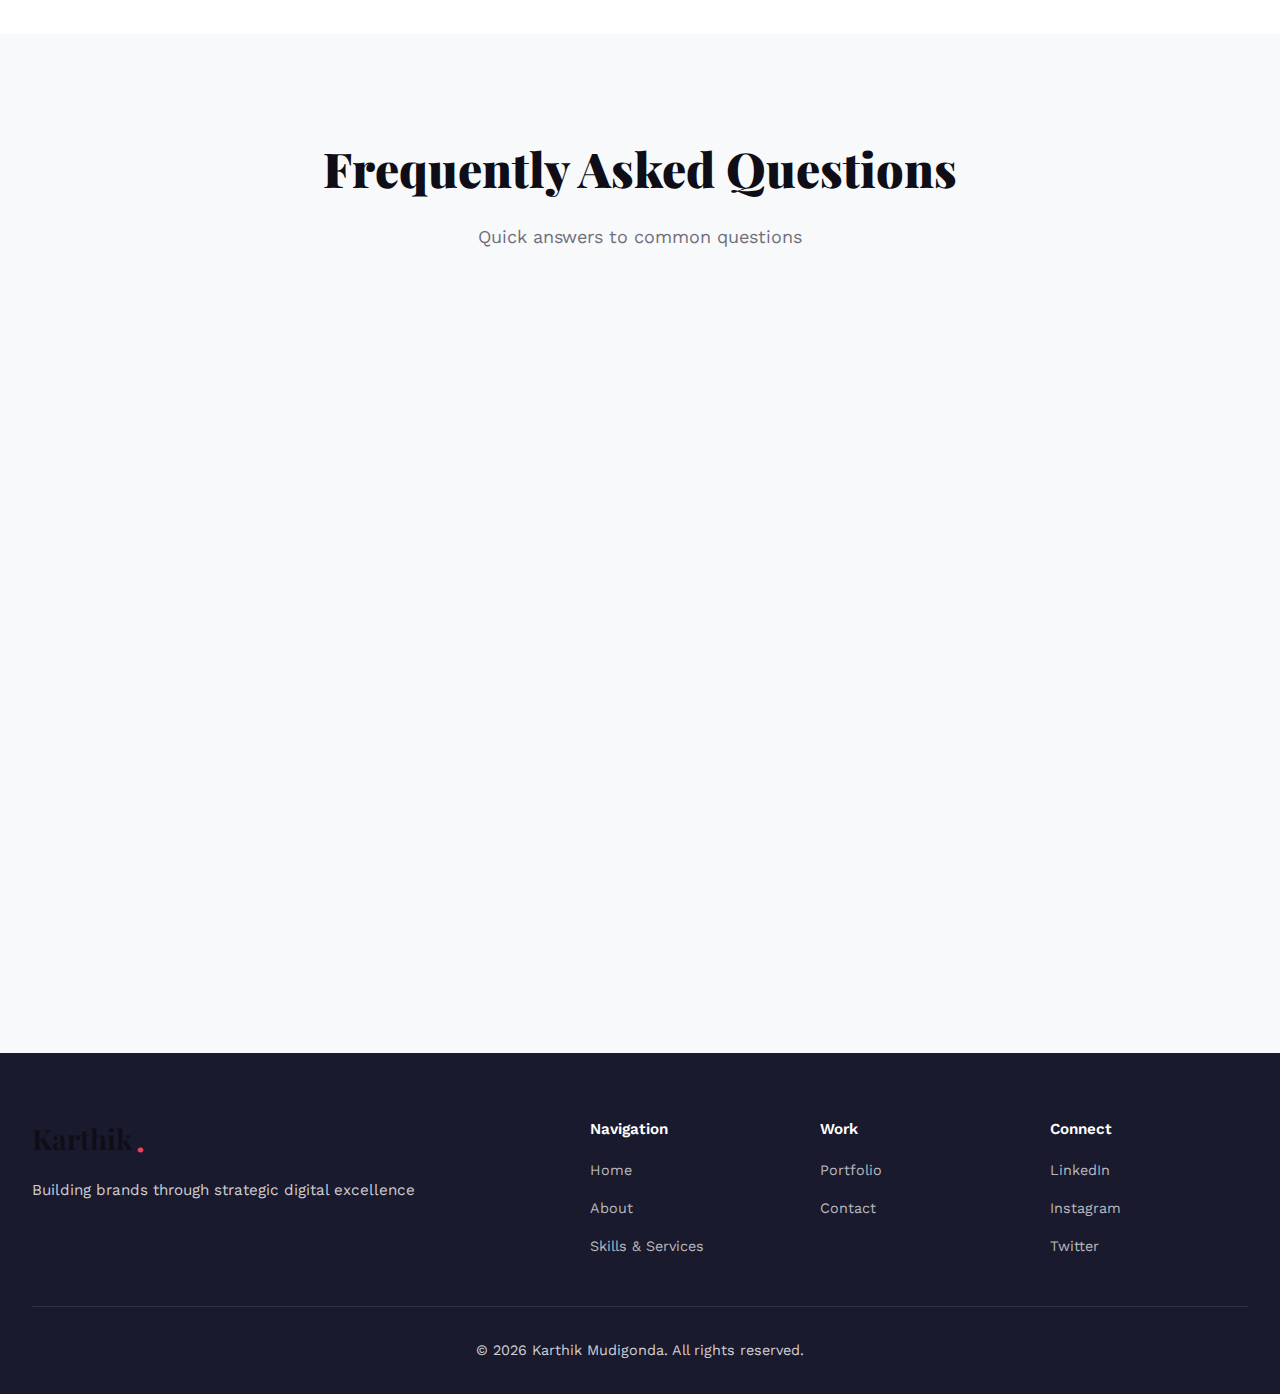
<file: contact.html>
<!DOCTYPE html>
<html lang="en">
<head>
    <meta charset="UTF-8">
    <meta name="viewport" content="width=device-width, initial-scale=1.0">
    <title>Contact | Karthik Mudigonda</title>
    <link rel="stylesheet" href="styles.css">
    <link rel="preconnect" href="https://fonts.googleapis.com">
    <link rel="preconnect" href="https://fonts.gstatic.com" crossorigin>
    <link href="https://fonts.googleapis.com/css2?family=Playfair+Display:wght@400;700;900&family=Work+Sans:wght@300;400;500;600&display=swap" rel="stylesheet">
</head>
<body>
    <!-- Header Navigation -->
    <header class="header" id="header">
        <div class="container">
            <div class="header-content">
                <a href="index.html" class="logo">
                    <span class="logo-text">Karthik</span>
                    <span class="logo-dot">.</span>
                </a>
                <nav class="nav" id="nav">
                    <ul class="nav-list">
                        <li><a href="index.html" class="nav-link">Home</a></li>
                        <li><a href="about.html" class="nav-link">About</a></li>
                        <li><a href="skills.html" class="nav-link">Skills</a></li>
                        <li><a href="portfolio.html" class="nav-link">Portfolio</a></li>
                        <li><a href="contact.html" class="nav-link active btn-primary-small">Contact</a></li>
                    </ul>
                </nav>
                <button class="mobile-toggle" id="mobileToggle">
                    <span></span>
                    <span></span>
                    <span></span>
                </button>
            </div>
        </div>
    </header>

    <!-- Page Hero -->
    <section class="page-hero">
        <div class="container">
            <div class="page-hero-content">
                <h1 class="page-title">Let's Work Together</h1>
                <p class="page-subtitle">Have a project in mind? Let's discuss how we can achieve your goals</p>
            </div>
        </div>
    </section>

    <!-- Contact Section -->
    <section class="contact-section">
        <div class="container">
            <div class="contact-grid">
                <!-- Contact Form -->
                <div class="contact-form-wrapper">
                    <div class="form-header">
                        <h2>Send a Message</h2>
                        <p>Fill out the form below and I'll get back to you within 24 hours</p>
                    </div>
                    <form class="contact-form" id="contactForm">
                        <div class="form-group">
                            <label for="name">Your Name</label>
                            <input type="text" id="name" name="name" required placeholder="John Doe">
                        </div>
                        <div class="form-group">
                            <label for="email">Email Address</label>
                            <input type="email" id="email" name="email" required placeholder="john@example.com">
                        </div>
                        <div class="form-group">
                            <label for="subject">Subject</label>
                            <input type="text" id="subject" name="subject" placeholder="Project Inquiry">
                        </div>
                        <div class="form-group">
                            <label for="message">Your Message</label>
                            <textarea id="message" name="message" rows="6" required placeholder="Tell me about your project or goals..."></textarea>
                        </div>
                        <button type="submit" class="btn btn-primary btn-full">Send Message</button>
                    </form>
                    <div class="form-success" id="formSuccess">
                        <svg width="48" height="48" viewBox="0 0 48 48" fill="none">
                            <circle cx="24" cy="24" r="22" stroke="currentColor" stroke-width="2"/>
                            <path d="M14 24L20 30L34 16" stroke="currentColor" stroke-width="2" stroke-linecap="round"/>
                        </svg>
                        <h3>Message Sent Successfully!</h3>
                        <p>Thank you for reaching out. I'll get back to you soon.</p>
                    </div>
                </div>

                <!-- Contact Information -->
                <div class="contact-info">
                    <div class="info-card">
                        <h3>Contact Information</h3>
                        <p>Feel free to reach out through any of these channels</p>
                        
                        <div class="info-items">
                            <div class="info-item">
                                <div class="info-icon">
                                    <svg width="24" height="24" viewBox="0 0 24 24" fill="none">
                                        <path d="M3 8L10.89 13.26C11.2187 13.4793 11.6049 13.5963 12 13.5963C12.3951 13.5963 12.7813 13.4793 13.11 13.26L21 8M5 19H19C19.5304 19 20.0391 18.7893 20.4142 18.4142C20.7893 18.0391 21 17.5304 21 17V7C21 6.46957 20.7893 5.96086 20.4142 5.58579C20.0391 5.21071 19.5304 5 19 5H5C4.46957 5 3.96086 5.21071 3.58579 5.58579C3.21071 5.96086 3 6.46957 3 7V17C3 17.5304 3.21071 18.0391 3.58579 18.4142C3.96086 18.7893 4.46957 19 5 19Z" stroke="currentColor" stroke-width="2" stroke-linecap="round" stroke-linejoin="round"/>
                                    </svg>
                                </div>
                                <div class="info-content">
                                    <h4>Email</h4>
                                    <a href="mailto:karthik@example.com">karthik@example.com</a>
                                </div>
                            </div>

                            <div class="info-item">
                                <div class="info-icon">
                                    <svg width="24" height="24" viewBox="0 0 24 24" fill="none">
                                        <path d="M17.657 16.657L13.414 20.9C13.039 21.2746 12.5306 21.4851 12 21.4851C11.4694 21.4851 10.961 21.2746 10.586 20.9L6.343 16.657C5.22422 15.5381 4.46234 14.1127 4.15369 12.5608C3.84504 11.009 4.00349 9.40047 4.60901 7.93868C5.21452 6.4769 6.2399 5.22749 7.55548 4.34846C8.87107 3.46943 10.4178 3.00024 12 3.00024C13.5822 3.00024 15.1289 3.46943 16.4445 4.34846C17.7601 5.22749 18.7855 6.4769 19.391 7.93868C19.9965 9.40047 20.155 11.009 19.8463 12.5608C19.5377 14.1127 18.7758 15.5381 17.657 16.657Z" stroke="currentColor" stroke-width="2" stroke-linecap="round" stroke-linejoin="round"/>
                                        <circle cx="12" cy="10" r="3" stroke="currentColor" stroke-width="2"/>
                                    </svg>
                                </div>
                                <div class="info-content">
                                    <h4>Location</h4>
                                    <p>Vijayawada, Andhra Pradesh, India</p>
                                </div>
                            </div>

                            <div class="info-item">
                                <div class="info-icon">
                                    <svg width="24" height="24" viewBox="0 0 24 24" fill="none">
                                        <path d="M12 8V12L15 15M21 12C21 16.9706 16.9706 21 12 21C7.02944 21 3 16.9706 3 12C3 7.02944 7.02944 3 12 3C16.9706 3 21 7.02944 21 12Z" stroke="currentColor" stroke-width="2" stroke-linecap="round" stroke-linejoin="round"/>
                                    </svg>
                                </div>
                                <div class="info-content">
                                    <h4>Response Time</h4>
                                    <p>Within 24 hours</p>
                                </div>
                            </div>
                        </div>
                    </div>

                    <div class="social-card">
                        <h3>Connect on Social Media</h3>
                        <div class="social-links-large">
                            <a href="#" target="_blank" class="social-link">
                                <svg width="24" height="24" viewBox="0 0 24 24" fill="none">
                                    <path d="M20.447 20.452H16.893V14.883C16.893 13.555 16.866 11.846 15.041 11.846C13.188 11.846 12.905 13.291 12.905 14.785V20.452H9.351V9H12.765V10.561H12.811C13.288 9.661 14.448 8.711 16.181 8.711C19.782 8.711 20.448 11.081 20.448 14.166L20.447 20.452ZM5.337 7.433C4.193 7.433 3.274 6.507 3.274 5.368C3.274 4.23 4.194 3.305 5.337 3.305C6.477 3.305 7.401 4.23 7.401 5.368C7.401 6.507 6.476 7.433 5.337 7.433ZM7.119 20.452H3.555V9H7.119V20.452ZM22.225 0H1.771C0.792 0 0 0.774 0 1.729V22.271C0 23.227 0.792 24 1.771 24H22.222C23.2 24 24 23.227 24 22.271V1.729C24 0.774 23.2 0 22.222 0H22.225Z" fill="currentColor"/>
                                </svg>
                                <span>LinkedIn</span>
                            </a>
                            <a href="#" target="_blank" class="social-link">
                                <svg width="24" height="24" viewBox="0 0 24 24" fill="none">
                                    <path d="M12 2C14.717 2 15.056 2.01 16.122 2.06C17.187 2.11 17.912 2.277 18.55 2.525C19.21 2.779 19.766 3.123 20.322 3.678C20.8305 4.1779 21.224 4.78259 21.475 5.45C21.722 6.087 21.89 6.813 21.94 7.878C21.987 8.944 22 9.283 22 12C22 14.717 21.99 15.056 21.94 16.122C21.89 17.187 21.722 17.912 21.475 18.55C21.2247 19.2178 20.8311 19.8226 20.322 20.322C19.822 20.8303 19.2173 21.2238 18.55 21.475C17.913 21.722 17.187 21.89 16.122 21.94C15.056 21.987 14.717 22 12 22C9.283 22 8.944 21.99 7.878 21.94C6.813 21.89 6.088 21.722 5.45 21.475C4.78233 21.2245 4.17753 20.8309 3.678 20.322C3.16941 19.8222 2.77593 19.2175 2.525 18.55C2.277 17.913 2.11 17.187 2.06 16.122C2.013 15.056 2 14.717 2 12C2 9.283 2.01 8.944 2.06 7.878C2.11 6.812 2.277 6.088 2.525 5.45C2.77524 4.78218 3.1688 4.17732 3.678 3.678C4.17767 3.16923 4.78243 2.77573 5.45 2.525C6.088 2.277 6.812 2.11 7.878 2.06C8.944 2.013 9.283 2 12 2ZM12 7C10.6739 7 9.40215 7.52678 8.46447 8.46447C7.52678 9.40215 7 10.6739 7 12C7 13.3261 7.52678 14.5979 8.46447 15.5355C9.40215 16.4732 10.6739 17 12 17C13.3261 17 14.5979 16.4732 15.5355 15.5355C16.4732 14.5979 17 13.3261 17 12C17 10.6739 16.4732 9.40215 15.5355 8.46447C14.5979 7.52678 13.3261 7 12 7ZM18.5 6.75C18.5 6.41848 18.3683 6.10054 18.1339 5.86612C17.8995 5.6317 17.5815 5.5 17.25 5.5C16.9185 5.5 16.6005 5.6317 16.3661 5.86612C16.1317 6.10054 16 6.41848 16 6.75C16 7.08152 16.1317 7.39946 16.3661 7.63388C16.6005 7.8683 16.9185 8 17.25 8C17.5815 8 17.8995 7.8683 18.1339 7.63388C18.3683 7.39946 18.5 7.08152 18.5 6.75ZM12 9C12.7956 9 13.5587 9.31607 14.1213 9.87868C14.6839 10.4413 15 11.2044 15 12C15 12.7956 14.6839 13.5587 14.1213 14.1213C13.5587 14.6839 12.7956 15 12 15C11.2044 15 10.4413 14.6839 9.87868 14.1213C9.31607 13.5587 9 12.7956 9 12C9 11.2044 9.31607 10.4413 9.87868 9.87868C10.4413 9.31607 11.2044 9 12 9Z" fill="currentColor"/>
                                </svg>
                                <span>Instagram</span>
                            </a>
                            <a href="#" target="_blank" class="social-link">
                                <svg width="24" height="24" viewBox="0 0 24 24" fill="none">
                                    <path d="M23 3.00005C22.0424 3.67552 20.9821 4.19216 19.86 4.53005C19.2577 3.83756 18.4573 3.34674 17.567 3.12397C16.6767 2.90121 15.7395 2.95724 14.8821 3.28445C14.0247 3.61166 13.2884 4.19445 12.773 4.95376C12.2575 5.71308 11.9877 6.61238 12 7.53005V8.53005C10.2426 8.57561 8.50127 8.18586 6.93101 7.39549C5.36074 6.60513 4.01032 5.43868 3 4.00005C3 4.00005 -1 13 8 17C5.94053 18.398 3.48716 19.099 1 19C10 24 21 19 21 7.50005C20.9991 7.2215 20.9723 6.94364 20.92 6.67005C21.9406 5.66354 22.6608 4.39276 23 3.00005Z" stroke="currentColor" stroke-width="2" stroke-linecap="round" stroke-linejoin="round"/>
                                </svg>
                                <span>Twitter</span>
                            </a>
                        </div>
                    </div>

                    <div class="availability-card">
                        <div class="availability-badge">
                            <span class="status-dot"></span>
                            <span>Available for Projects</span>
                        </div>
                        <p>Currently accepting new clients and exciting projects. Let's create something amazing together!</p>
                    </div>
                </div>
            </div>
        </div>
    </section>

    <!-- FAQ Section -->
    <section class="faq-section">
        <div class="container">
            <div class="section-header centered">
                <h2 class="section-title">Frequently Asked Questions</h2>
                <p class="section-subtitle">Quick answers to common questions</p>
            </div>
            <div class="faq-grid">
                <div class="faq-item">
                    <h3>What services do you offer?</h3>
                    <p>I provide comprehensive digital marketing services including SEO optimization, paid advertising (Google & Meta), social media management, content strategy, branding support, and analytics reporting.</p>
                </div>
                <div class="faq-item">
                    <h3>How do you charge for your services?</h3>
                    <p>My pricing varies based on project scope and requirements. I offer both project-based and retainer arrangements. Let's discuss your specific needs to provide a customized quote.</p>
                </div>
                <div class="faq-item">
                    <h3>What industries do you work with?</h3>
                    <p>I've successfully worked with e-commerce, technology startups, B2B companies, wellness brands, and local businesses. My strategies adapt to different industries and target audiences.</p>
                </div>
                <div class="faq-item">
                    <h3>How long does it take to see results?</h3>
                    <p>Timelines vary by service. Paid advertising can show results within weeks, while SEO typically takes 3-6 months for significant impact. I provide realistic timelines during our initial consultation.</p>
                </div>
                <div class="faq-item">
                    <h3>Do you work with clients remotely?</h3>
                    <p>Yes! I work with clients across India and internationally. Virtual meetings and project management tools ensure smooth collaboration regardless of location.</p>
                </div>
                <div class="faq-item">
                    <h3>What makes your approach different?</h3>
                    <p>I combine data-driven strategy with creative execution. Every campaign is backed by thorough research and analytics, ensuring measurable results aligned with your business objectives.</p>
                </div>
            </div>
        </div>
    </section>

    <!-- Footer -->
    <footer class="footer">
        <div class="container">
            <div class="footer-content">
                <div class="footer-main">
                    <div class="footer-brand">
                        <a href="index.html" class="footer-logo">
                            <span class="logo-text">Karthik</span>
                            <span class="logo-dot">.</span>
                        </a>
                        <p class="footer-tagline">Building brands through strategic digital excellence</p>
                    </div>
                    <nav class="footer-nav">
                        <div class="footer-nav-group">
                            <h4>Navigation</h4>
                            <ul>
                                <li><a href="index.html">Home</a></li>
                                <li><a href="about.html">About</a></li>
                                <li><a href="skills.html">Skills & Services</a></li>
                            </ul>
                        </div>
                        <div class="footer-nav-group">
                            <h4>Work</h4>
                            <ul>
                                <li><a href="portfolio.html">Portfolio</a></li>
                                <li><a href="contact.html">Contact</a></li>
                            </ul>
                        </div>
                        <div class="footer-nav-group">
                            <h4>Connect</h4>
                            <ul class="social-links">
                                <li><a href="#" target="_blank">LinkedIn</a></li>
                                <li><a href="#" target="_blank">Instagram</a></li>
                                <li><a href="#" target="_blank">Twitter</a></li>
                            </ul>
                        </div>
                    </nav>
                </div>
                <div class="footer-bottom">
                    <p>&copy; 2026 Karthik Mudigonda. All rights reserved.</p>
                </div>
            </div>
        </div>
    </footer>

    <script src="script.js"></script>
</body>
</html>
</file>
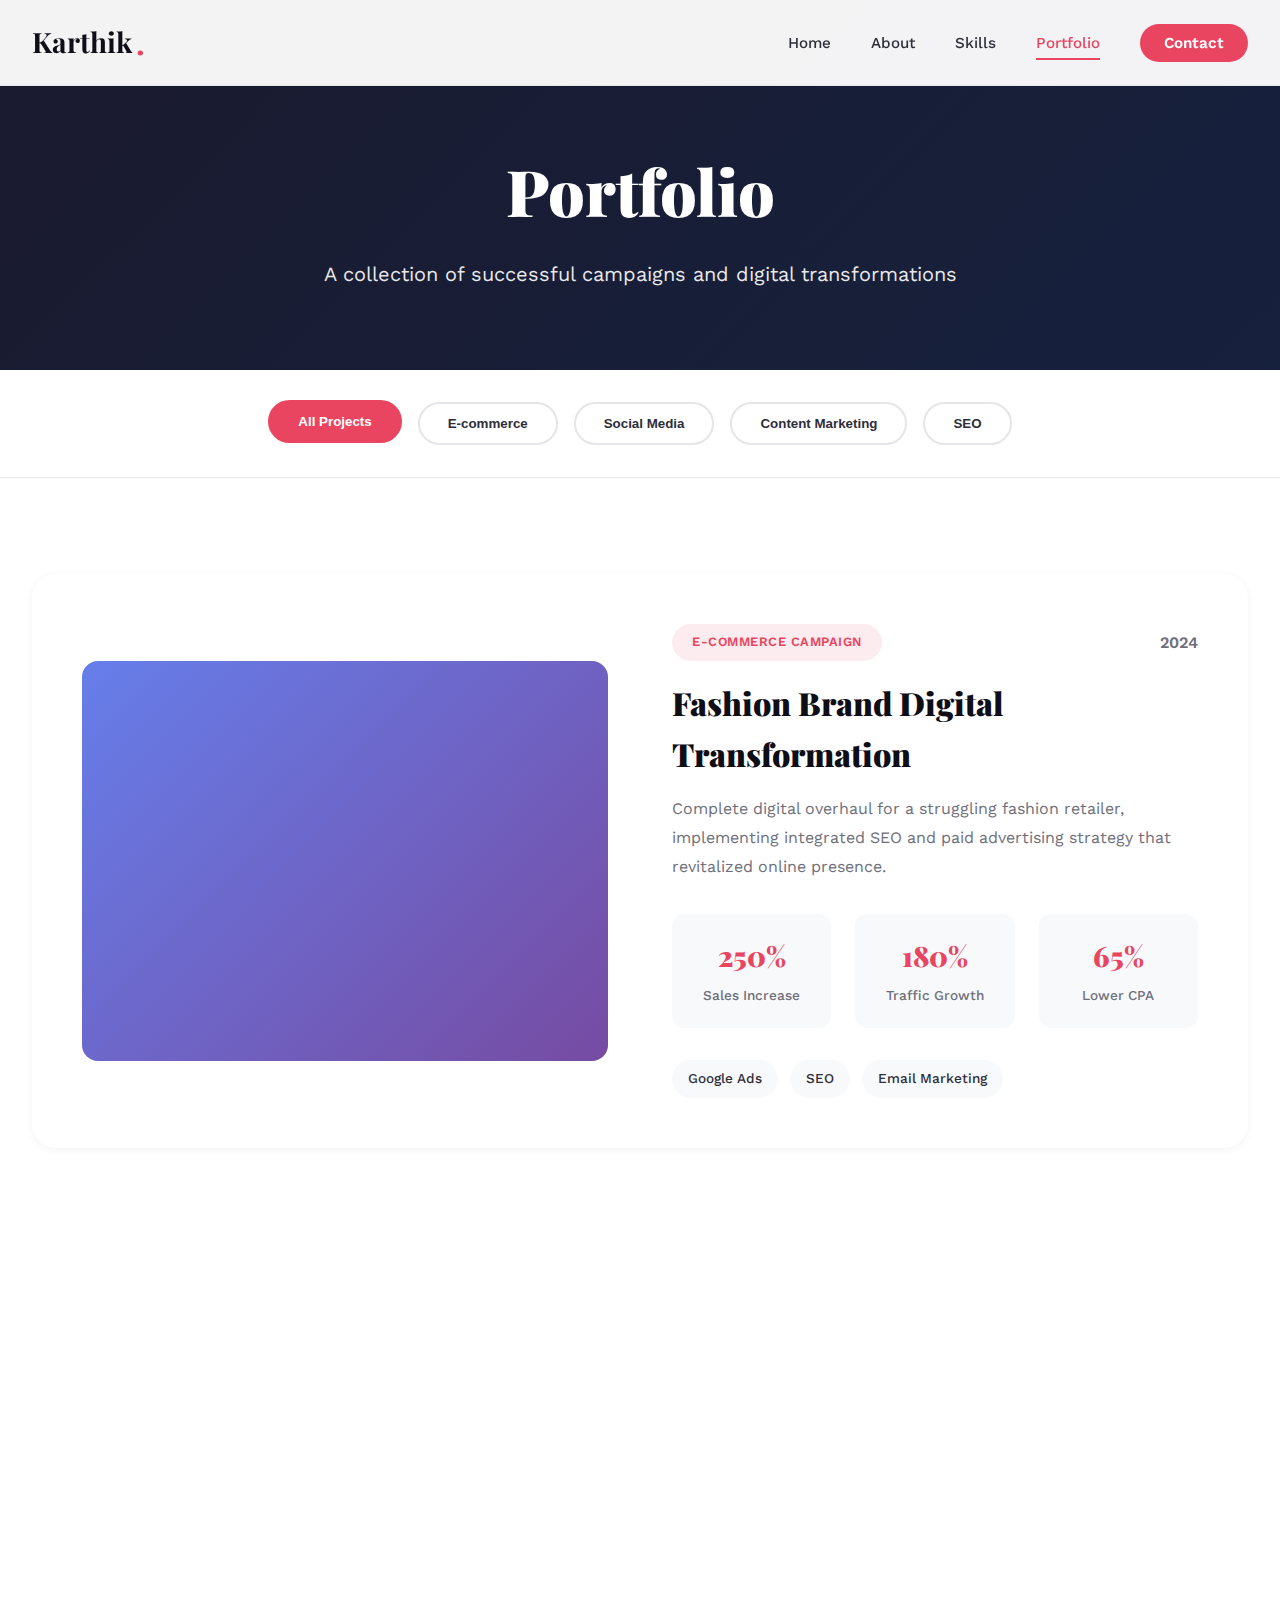
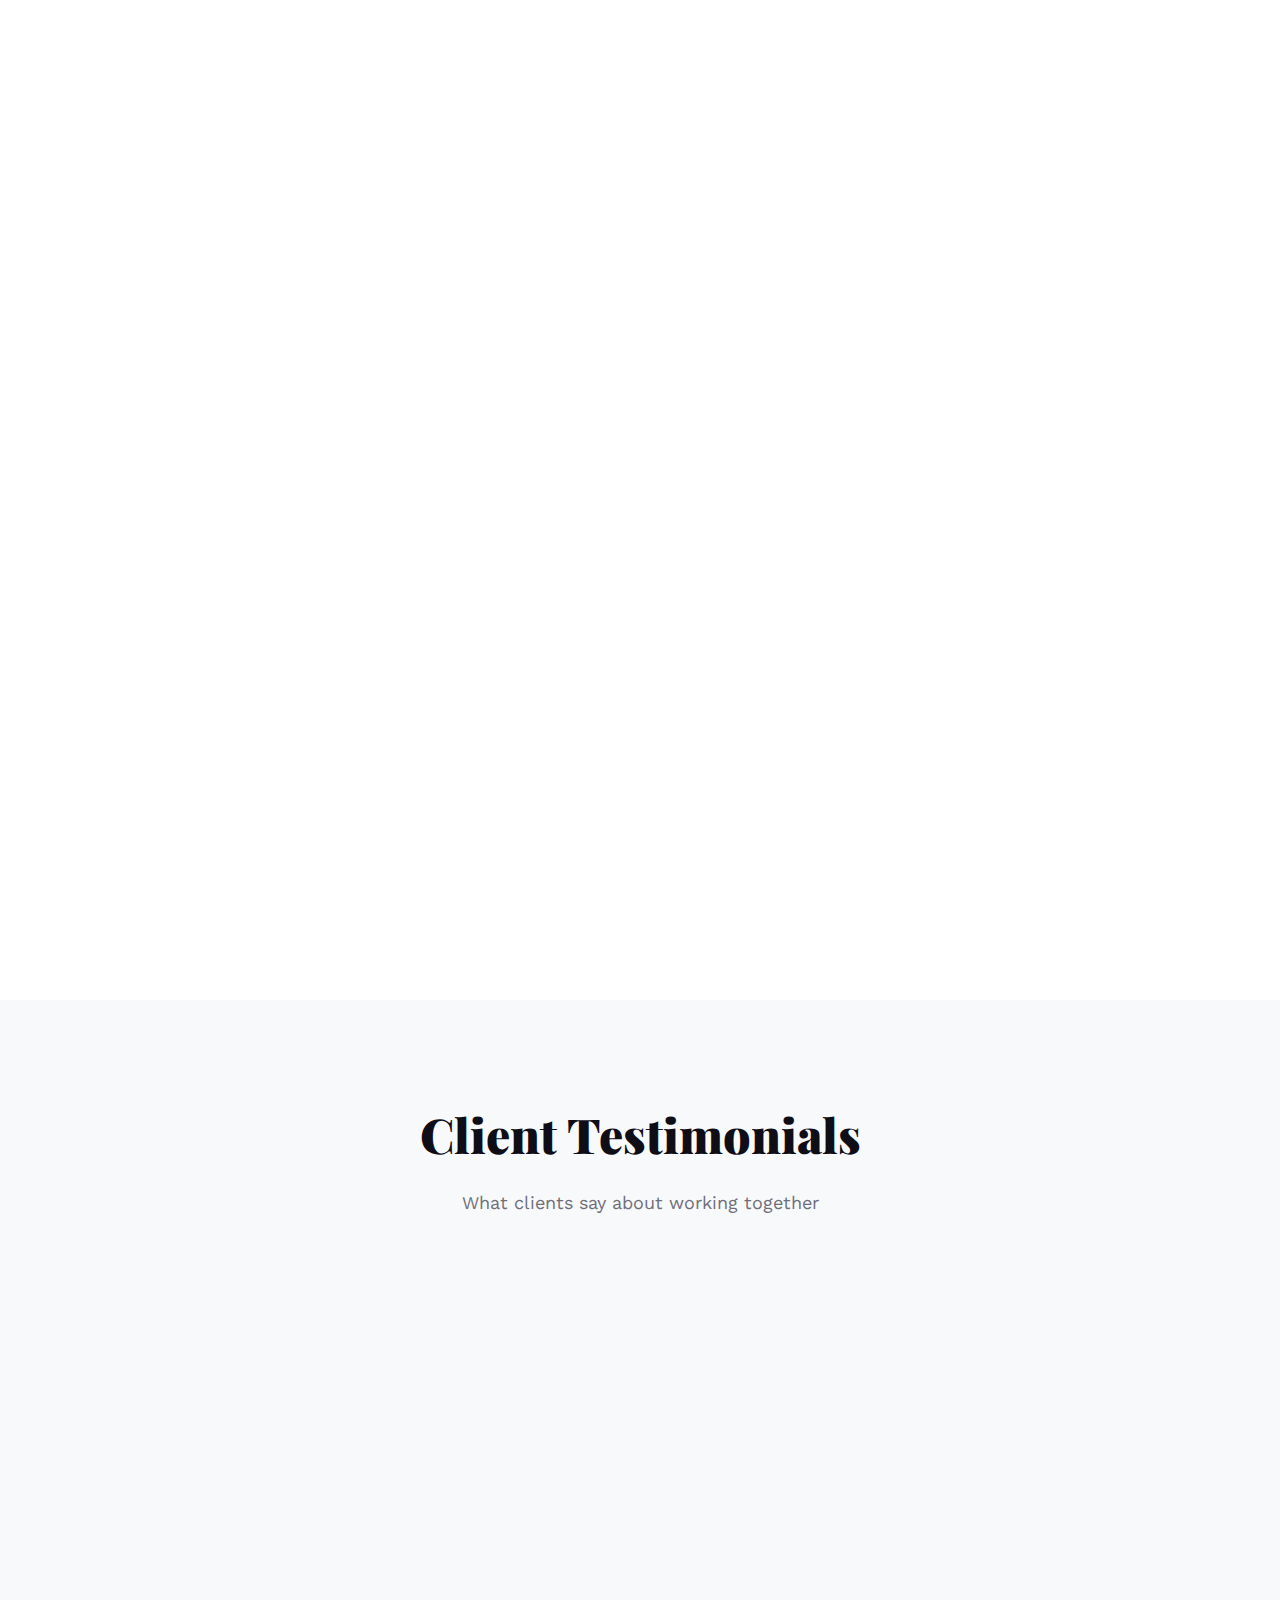
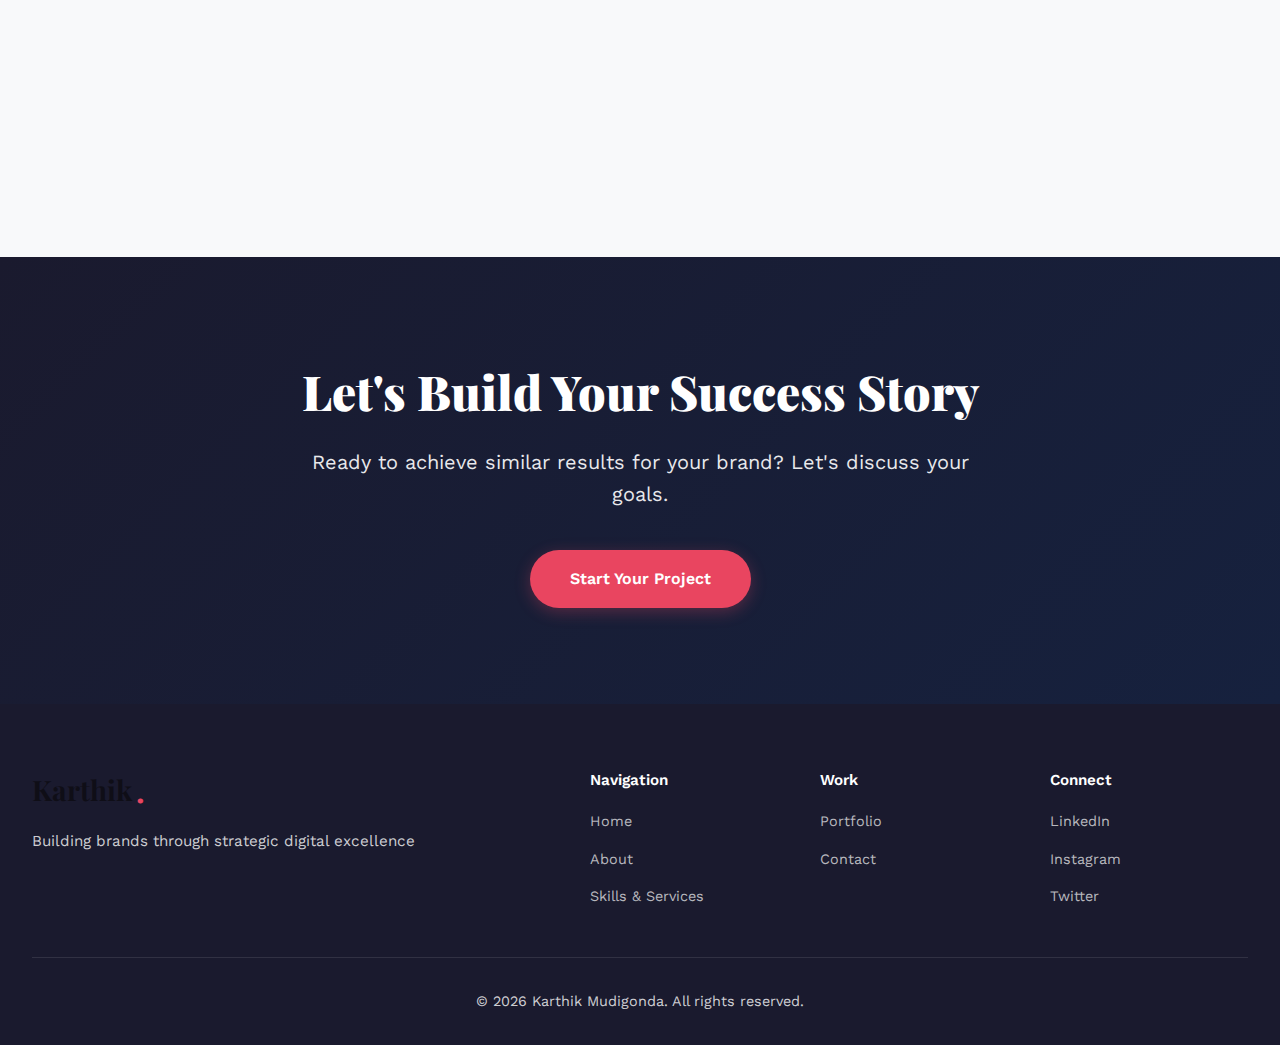
<file: portfolio.html>
<!DOCTYPE html>
<html lang="en">
<head>
    <meta charset="UTF-8">
    <meta name="viewport" content="width=device-width, initial-scale=1.0">
    <title>Portfolio | Karthik Mudigonda</title>
    <link rel="stylesheet" href="styles.css">
    <link rel="preconnect" href="https://fonts.googleapis.com">
    <link rel="preconnect" href="https://fonts.gstatic.com" crossorigin>
    <link href="https://fonts.googleapis.com/css2?family=Playfair+Display:wght@400;700;900&family=Work+Sans:wght@300;400;500;600&display=swap" rel="stylesheet">
</head>
<body>
    <!-- Header Navigation -->
    <header class="header" id="header">
        <div class="container">
            <div class="header-content">
                <a href="index.html" class="logo">
                    <span class="logo-text">Karthik</span>
                    <span class="logo-dot">.</span>
                </a>
                <nav class="nav" id="nav">
                    <ul class="nav-list">
                        <li><a href="index.html" class="nav-link">Home</a></li>
                        <li><a href="about.html" class="nav-link">About</a></li>
                        <li><a href="skills.html" class="nav-link">Skills</a></li>
                        <li><a href="portfolio.html" class="nav-link active">Portfolio</a></li>
                        <li><a href="contact.html" class="nav-link btn-primary-small">Contact</a></li>
                    </ul>
                </nav>
                <button class="mobile-toggle" id="mobileToggle">
                    <span></span>
                    <span></span>
                    <span></span>
                </button>
            </div>
        </div>
    </header>

    <!-- Page Hero -->
    <section class="page-hero">
        <div class="container">
            <div class="page-hero-content">
                <h1 class="page-title">Portfolio</h1>
                <p class="page-subtitle">A collection of successful campaigns and digital transformations</p>
            </div>
        </div>
    </section>

    <!-- Filter Tabs -->
    <section class="portfolio-filters">
        <div class="container">
            <div class="filter-tabs">
                <button class="filter-tab active" data-filter="all">All Projects</button>
                <button class="filter-tab" data-filter="ecommerce">E-commerce</button>
                <button class="filter-tab" data-filter="social">Social Media</button>
                <button class="filter-tab" data-filter="content">Content Marketing</button>
                <button class="filter-tab" data-filter="seo">SEO</button>
            </div>
        </div>
    </section>

    <!-- Portfolio Grid -->
    <section class="portfolio-section">
        <div class="container">
            <div class="portfolio-grid">
                <!-- Project 1 -->
                <div class="portfolio-item" data-category="ecommerce">
                    <div class="portfolio-image">
                        <div class="portfolio-placeholder portfolio-1"></div>
                        <div class="portfolio-overlay">
                            <span class="view-case">View Case Study</span>
                        </div>
                    </div>
                    <div class="portfolio-content">
                        <div class="portfolio-meta">
                            <span class="portfolio-category">E-commerce Campaign</span>
                            <span class="portfolio-date">2024</span>
                        </div>
                        <h3 class="portfolio-title">Fashion Brand Digital Transformation</h3>
                        <p class="portfolio-description">Complete digital overhaul for a struggling fashion retailer, implementing integrated SEO and paid advertising strategy that revitalized online presence.</p>
                        <div class="portfolio-results">
                            <div class="result-item">
                                <span class="result-value">250%</span>
                                <span class="result-label">Sales Increase</span>
                            </div>
                            <div class="result-item">
                                <span class="result-value">180%</span>
                                <span class="result-label">Traffic Growth</span>
                            </div>
                            <div class="result-item">
                                <span class="result-value">65%</span>
                                <span class="result-label">Lower CPA</span>
                            </div>
                        </div>
                        <div class="portfolio-tags">
                            <span>Google Ads</span>
                            <span>SEO</span>
                            <span>Email Marketing</span>
                        </div>
                    </div>
                </div>

                <!-- Project 2 -->
                <div class="portfolio-item" data-category="social">
                    <div class="portfolio-image">
                        <div class="portfolio-placeholder portfolio-2"></div>
                        <div class="portfolio-overlay">
                            <span class="view-case">View Case Study</span>
                        </div>
                    </div>
                    <div class="portfolio-content">
                        <div class="portfolio-meta">
                            <span class="portfolio-category">Social Media Strategy</span>
                            <span class="portfolio-date">2023</span>
                        </div>
                        <h3 class="portfolio-title">Tech Startup Community Building</h3>
                        <p class="portfolio-description">Launched comprehensive social media strategy for SaaS startup, creating viral content campaigns and strategic influencer partnerships to build engaged community from zero.</p>
                        <div class="portfolio-results">
                            <div class="result-item">
                                <span class="result-value">50K+</span>
                                <span class="result-label">Followers</span>
                            </div>
                            <div class="result-item">
                                <span class="result-value">5M+</span>
                                <span class="result-label">Total Reach</span>
                            </div>
                            <div class="result-item">
                                <span class="result-value">8.5%</span>
                                <span class="result-label">Engagement Rate</span>
                            </div>
                        </div>
                        <div class="portfolio-tags">
                            <span>Instagram</span>
                            <span>LinkedIn</span>
                            <span>Content Strategy</span>
                        </div>
                    </div>
                </div>

                <!-- Project 3 -->
                <div class="portfolio-item" data-category="content">
                    <div class="portfolio-image">
                        <div class="portfolio-placeholder portfolio-3"></div>
                        <div class="portfolio-overlay">
                            <span class="view-case">View Case Study</span>
                        </div>
                    </div>
                    <div class="portfolio-content">
                        <div class="portfolio-meta">
                            <span class="portfolio-category">Content Marketing</span>
                            <span class="portfolio-date">2024</span>
                        </div>
                        <h3 class="portfolio-title">B2B Lead Generation Ecosystem</h3>
                        <p class="portfolio-description">Developed comprehensive content marketing system for B2B technology firm, combining thought leadership, SEO optimization, and strategic distribution to triple qualified leads.</p>
                        <div class="portfolio-results">
                            <div class="result-item">
                                <span class="result-value">300%</span>
                                <span class="result-label">Lead Increase</span>
                            </div>
                            <div class="result-item">
                                <span class="result-value">40%</span>
                                <span class="result-label">Lower CPA</span>
                            </div>
                            <div class="result-item">
                                <span class="result-value">220%</span>
                                <span class="result-label">Organic Growth</span>
                            </div>
                        </div>
                        <div class="portfolio-tags">
                            <span>Blog Strategy</span>
                            <span>SEO</span>
                            <span>Lead Nurturing</span>
                        </div>
                    </div>
                </div>

                <!-- Project 4 -->
                <div class="portfolio-item" data-category="seo">
                    <div class="portfolio-image">
                        <div class="portfolio-placeholder portfolio-4"></div>
                        <div class="portfolio-overlay">
                            <span class="view-case">View Case Study</span>
                        </div>
                    </div>
                    <div class="portfolio-content">
                        <div class="portfolio-meta">
                            <span class="portfolio-category">SEO Optimization</span>
                            <span class="portfolio-date">2023</span>
                        </div>
                        <h3 class="portfolio-title">Local Business SEO Domination</h3>
                        <p class="portfolio-description">Transformed local service business visibility through comprehensive SEO strategy, focusing on local search optimization, review management, and content development.</p>
                        <div class="portfolio-results">
                            <div class="result-item">
                                <span class="result-value">450%</span>
                                <span class="result-label">Organic Traffic</span>
                            </div>
                            <div class="result-item">
                                <span class="result-value">#1</span>
                                <span class="result-label">Local Rankings</span>
                            </div>
                            <div class="result-item">
                                <span class="result-value">320%</span>
                                <span class="result-label">Lead Volume</span>
                            </div>
                        </div>
                        <div class="portfolio-tags">
                            <span>Local SEO</span>
                            <span>GMB Optimization</span>
                            <span>Review Strategy</span>
                        </div>
                    </div>
                </div>

                <!-- Project 5 -->
                <div class="portfolio-item" data-category="ecommerce">
                    <div class="portfolio-image">
                        <div class="portfolio-placeholder portfolio-5"></div>
                        <div class="portfolio-overlay">
                            <span class="view-case">View Case Study</span>
                        </div>
                    </div>
                    <div class="portfolio-content">
                        <div class="portfolio-meta">
                            <span class="portfolio-category">Paid Advertising</span>
                            <span class="portfolio-date">2024</span>
                        </div>
                        <h3 class="portfolio-title">Multi-Platform Ad Scale</h3>
                        <p class="portfolio-description">Scaled consumer electronics brand across Google and Meta platforms, optimizing campaigns for profitability while maintaining aggressive growth targets.</p>
                        <div class="portfolio-results">
                            <div class="result-item">
                                <span class="result-value">500%</span>
                                <span class="result-label">Revenue Growth</span>
                            </div>
                            <div class="result-item">
                                <span class="result-value">3.8x</span>
                                <span class="result-label">ROAS</span>
                            </div>
                            <div class="result-item">
                                <span class="result-value">55%</span>
                                <span class="result-label">Lower CPA</span>
                            </div>
                        </div>
                        <div class="portfolio-tags">
                            <span>Google Ads</span>
                            <span>Meta Ads</span>
                            <span>Retargeting</span>
                        </div>
                    </div>
                </div>

                <!-- Project 6 -->
                <div class="portfolio-item" data-category="content social">
                    <div class="portfolio-image">
                        <div class="portfolio-placeholder portfolio-6"></div>
                        <div class="portfolio-overlay">
                            <span class="view-case">View Case Study</span>
                        </div>
                    </div>
                    <div class="portfolio-content">
                        <div class="portfolio-meta">
                            <span class="portfolio-category">Brand Launch</span>
                            <span class="portfolio-date">2023</span>
                        </div>
                        <h3 class="portfolio-title">Wellness Brand Launch Campaign</h3>
                        <p class="portfolio-description">End-to-end digital launch strategy for wellness startup, creating brand identity, content ecosystem, and integrated marketing campaigns across all channels.</p>
                        <div class="portfolio-results">
                            <div class="result-item">
                                <span class="result-value">Zero</span>
                                <span class="result-label">to 100K Visitors</span>
                            </div>
                            <div class="result-item">
                                <span class="result-value">35K+</span>
                                <span class="result-label">Email Subscribers</span>
                            </div>
                            <div class="result-item">
                                <span class="result-value">$2M+</span>
                                <span class="result-label">First Year Revenue</span>
                            </div>
                        </div>
                        <div class="portfolio-tags">
                            <span>Brand Strategy</span>
                            <span>Content Creation</span>
                            <span>Paid Media</span>
                        </div>
                    </div>
                </div>
            </div>
        </div>
    </section>

    <!-- Testimonial Section -->
    <section class="testimonials">
        <div class="container">
            <div class="section-header centered">
                <h2 class="section-title">Client Testimonials</h2>
                <p class="section-subtitle">What clients say about working together</p>
            </div>
            <div class="testimonial-grid">
                <div class="testimonial-card">
                    <div class="testimonial-quote">
                        <svg width="40" height="32" viewBox="0 0 40 32" fill="none">
                            <path d="M0 16C0 7.16344 7.16344 0 16 0V8C11.5817 8 8 11.5817 8 16H16V32H0V16Z" fill="currentColor" opacity="0.1"/>
                            <path d="M24 16C24 7.16344 31.1634 0 40 0V8C35.5817 8 32 11.5817 32 16H40V32H24V16Z" fill="currentColor" opacity="0.1"/>
                        </svg>
                    </div>
                    <p class="testimonial-text">"Karthik transformed our digital presence completely. His strategic approach to SEO and content marketing tripled our qualified leads within six months. The attention to detail and commitment to results is exceptional."</p>
                    <div class="testimonial-author">
                        <div class="author-info">
                            <strong>Sarah Thompson</strong>
                            <span>CEO, TechVision Solutions</span>
                        </div>
                    </div>
                </div>
                <div class="testimonial-card">
                    <div class="testimonial-quote">
                        <svg width="40" height="32" viewBox="0 0 40 32" fill="none">
                            <path d="M0 16C0 7.16344 7.16344 0 16 0V8C11.5817 8 8 11.5817 8 16H16V32H0V16Z" fill="currentColor" opacity="0.1"/>
                            <path d="M24 16C24 7.16344 31.1634 0 40 0V8C35.5817 8 32 11.5817 32 16H40V32H24V16Z" fill="currentColor" opacity="0.1"/>
                        </svg>
                    </div>
                    <p class="testimonial-text">"Working with Karthik on our paid advertising campaigns was game-changing. He scaled our ad spend from $5K to $50K monthly while improving ROAS. His data-driven approach and creative thinking set him apart."</p>
                    <div class="testimonial-author">
                        <div class="author-info">
                            <strong>Michael Chen</strong>
                            <span>Marketing Director, FashionHub</span>
                        </div>
                    </div>
                </div>
                <div class="testimonial-card">
                    <div class="testimonial-quote">
                        <svg width="40" height="32" viewBox="0 0 40 32" fill="none">
                            <path d="M0 16C0 7.16344 7.16344 0 16 0V8C11.5817 8 8 11.5817 8 16H16V32H0V16Z" fill="currentColor" opacity="0.1"/>
                            <path d="M24 16C24 7.16344 31.1634 0 40 0V8C35.5817 8 32 11.5817 32 16H40V32H24V16Z" fill="currentColor" opacity="0.1"/>
                        </svg>
                    </div>
                    <p class="testimonial-text">"Karthik's social media expertise helped us build an engaged community of 50,000+ followers in just one year. His content strategy and execution are both creative and results-focused. Highly recommended!"</p>
                    <div class="testimonial-author">
                        <div class="author-info">
                            <strong>Priya Sharma</strong>
                            <span>Founder, WellnessFirst</span>
                        </div>
                    </div>
                </div>
            </div>
        </div>
    </section>

    <!-- CTA Section -->
    <section class="cta-section">
        <div class="container">
            <div class="cta-content">
                <h2>Let's Build Your Success Story</h2>
                <p>Ready to achieve similar results for your brand? Let's discuss your goals.</p>
                <a href="contact.html" class="btn btn-primary">Start Your Project</a>
            </div>
        </div>
    </section>

    <!-- Footer -->
    <footer class="footer">
        <div class="container">
            <div class="footer-content">
                <div class="footer-main">
                    <div class="footer-brand">
                        <a href="index.html" class="footer-logo">
                            <span class="logo-text">Karthik</span>
                            <span class="logo-dot">.</span>
                        </a>
                        <p class="footer-tagline">Building brands through strategic digital excellence</p>
                    </div>
                    <nav class="footer-nav">
                        <div class="footer-nav-group">
                            <h4>Navigation</h4>
                            <ul>
                                <li><a href="index.html">Home</a></li>
                                <li><a href="about.html">About</a></li>
                                <li><a href="skills.html">Skills & Services</a></li>
                            </ul>
                        </div>
                        <div class="footer-nav-group">
                            <h4>Work</h4>
                            <ul>
                                <li><a href="portfolio.html">Portfolio</a></li>
                                <li><a href="contact.html">Contact</a></li>
                            </ul>
                        </div>
                        <div class="footer-nav-group">
                            <h4>Connect</h4>
                            <ul class="social-links">
                                <li><a href="#" target="_blank">LinkedIn</a></li>
                                <li><a href="#" target="_blank">Instagram</a></li>
                                <li><a href="#" target="_blank">Twitter</a></li>
                            </ul>
                        </div>
                    </nav>
                </div>
                <div class="footer-bottom">
                    <p>&copy; 2026 Karthik Mudigonda. All rights reserved.</p>
                </div>
            </div>
        </div>
    </footer>

    <script src="script.js"></script>
</body>
</html>
</file>
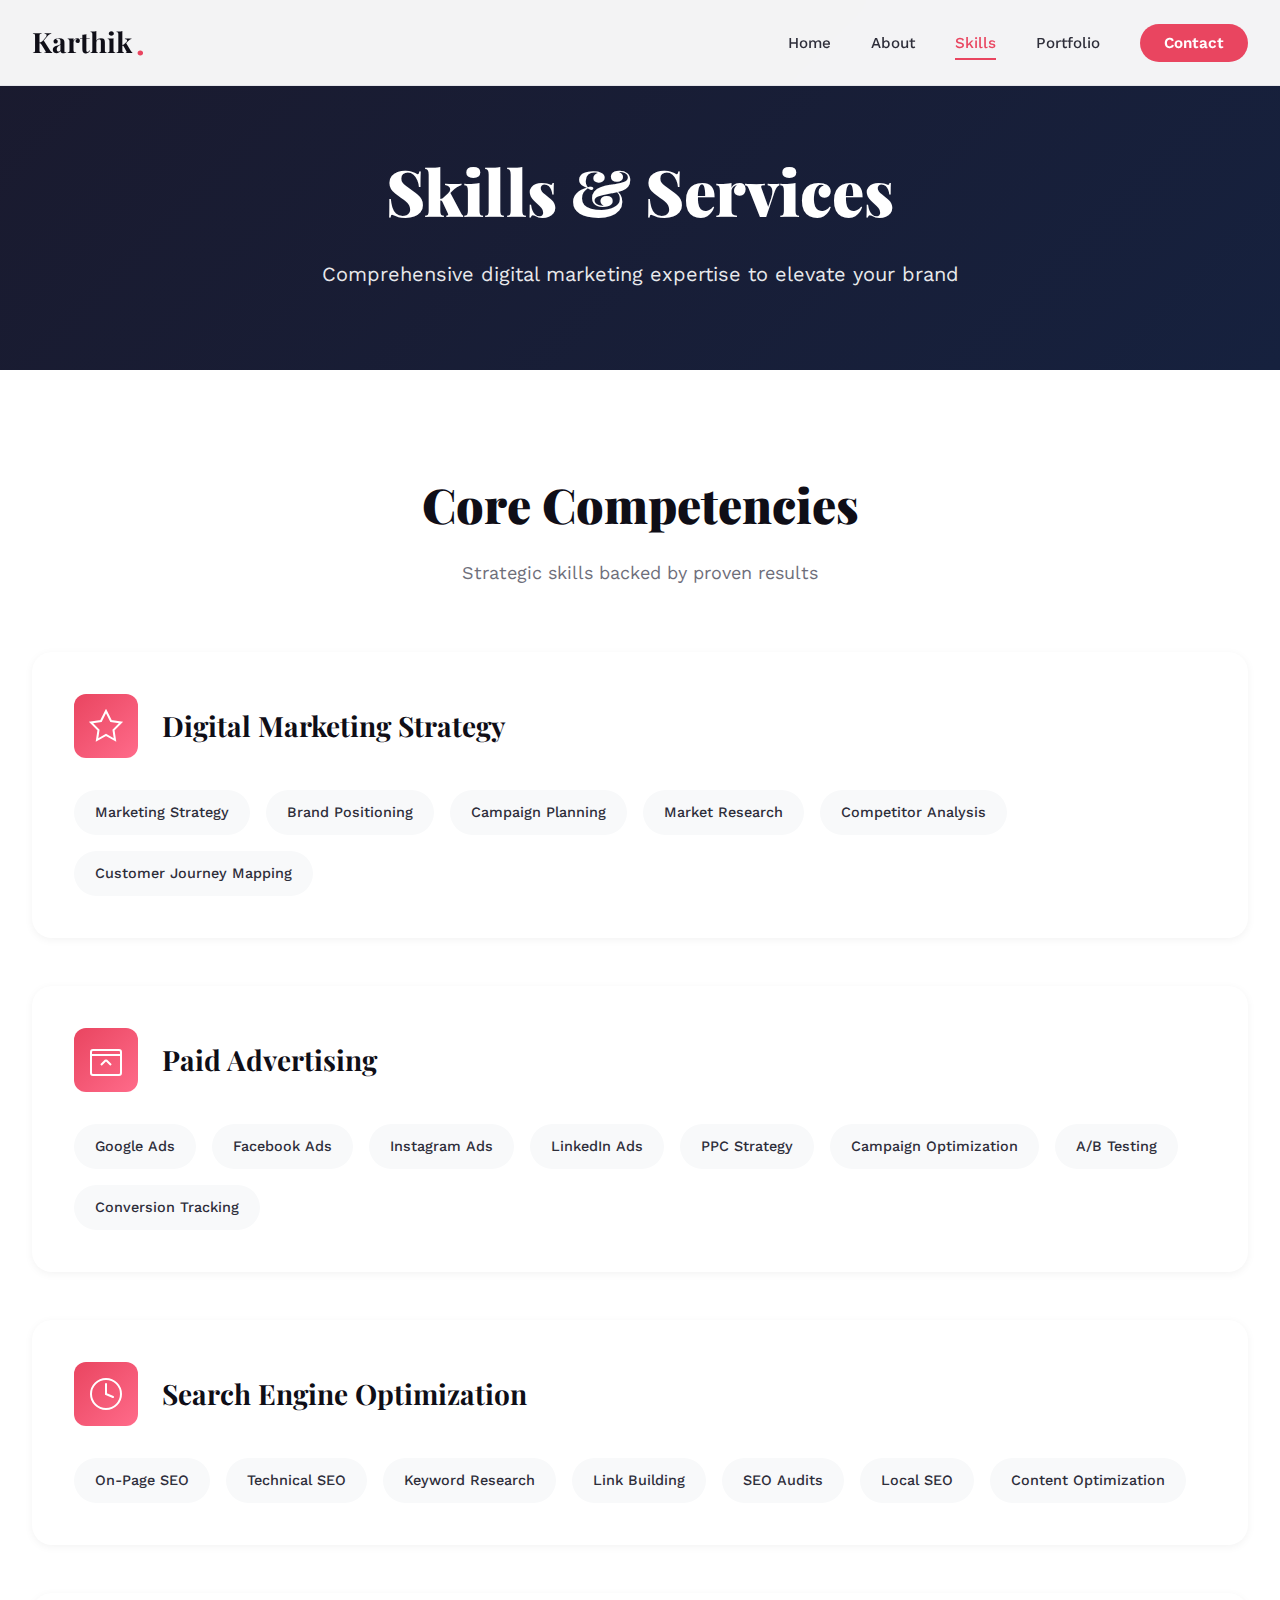
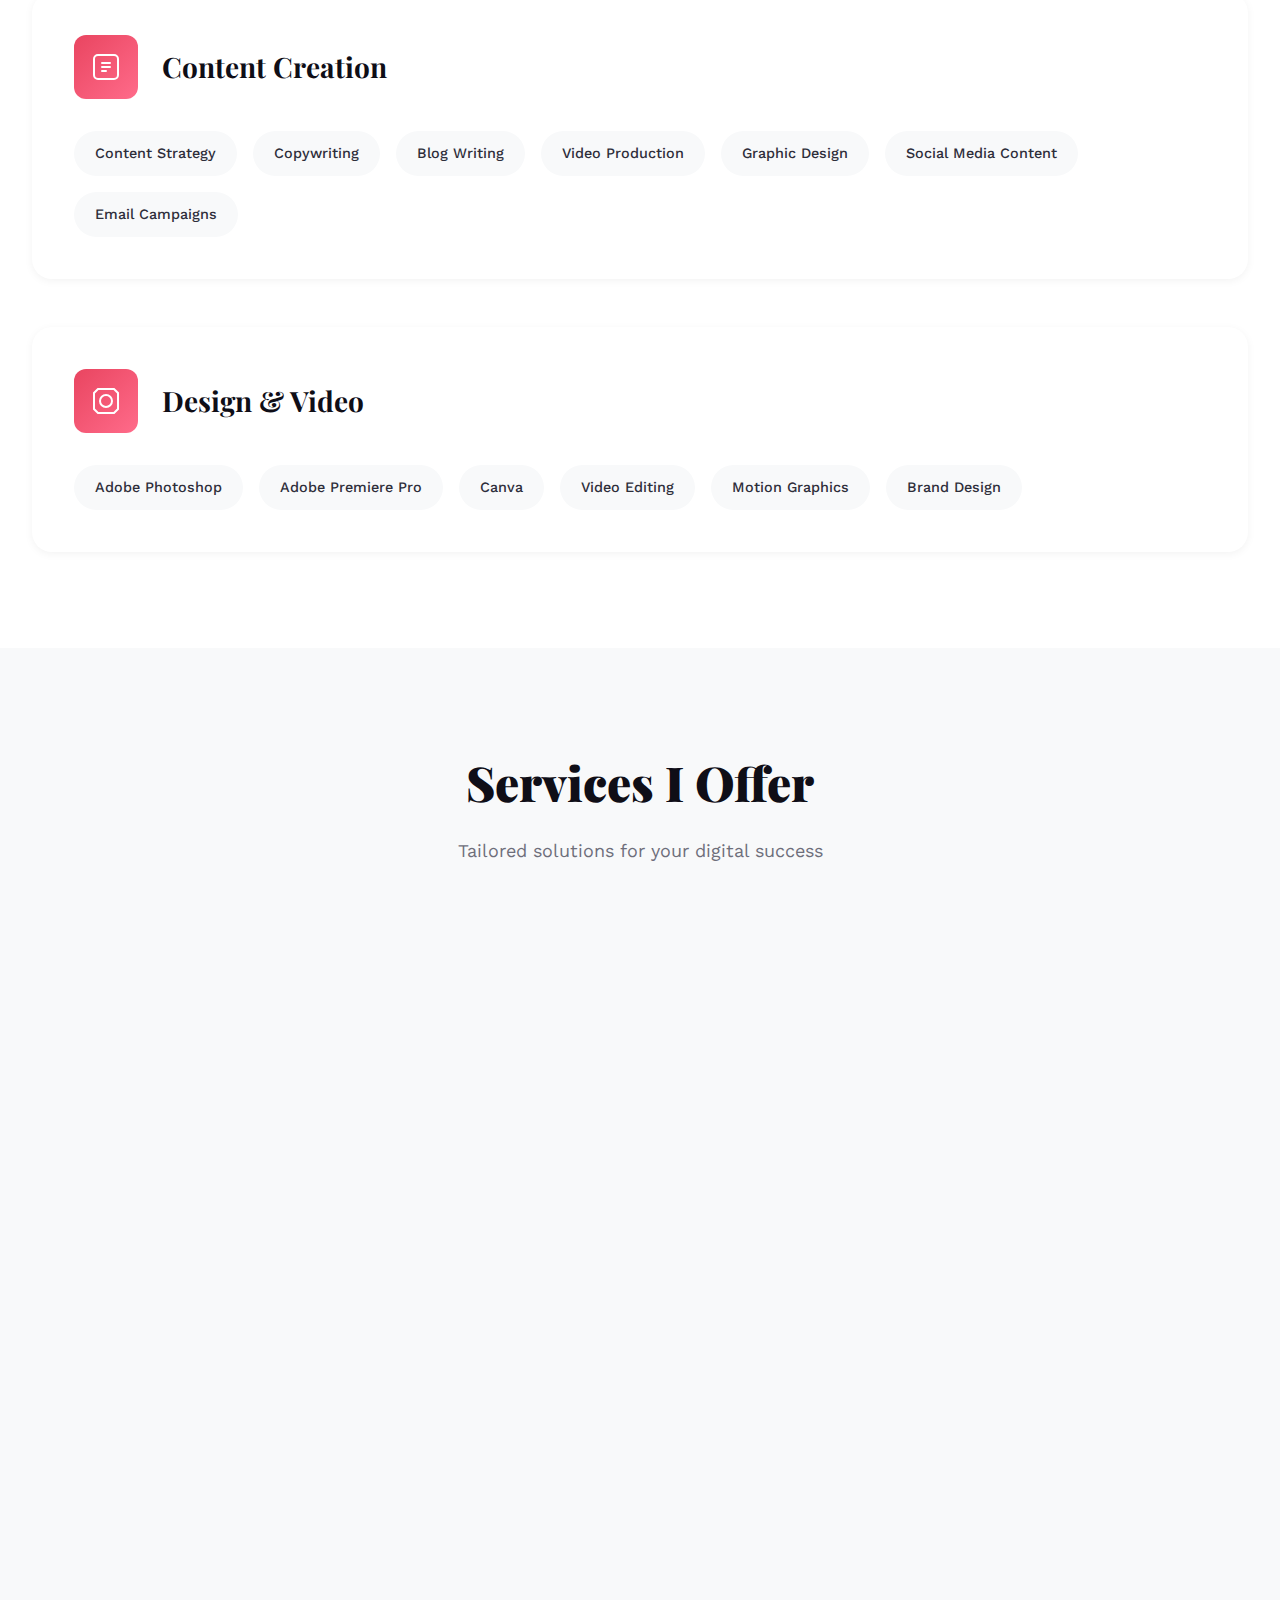
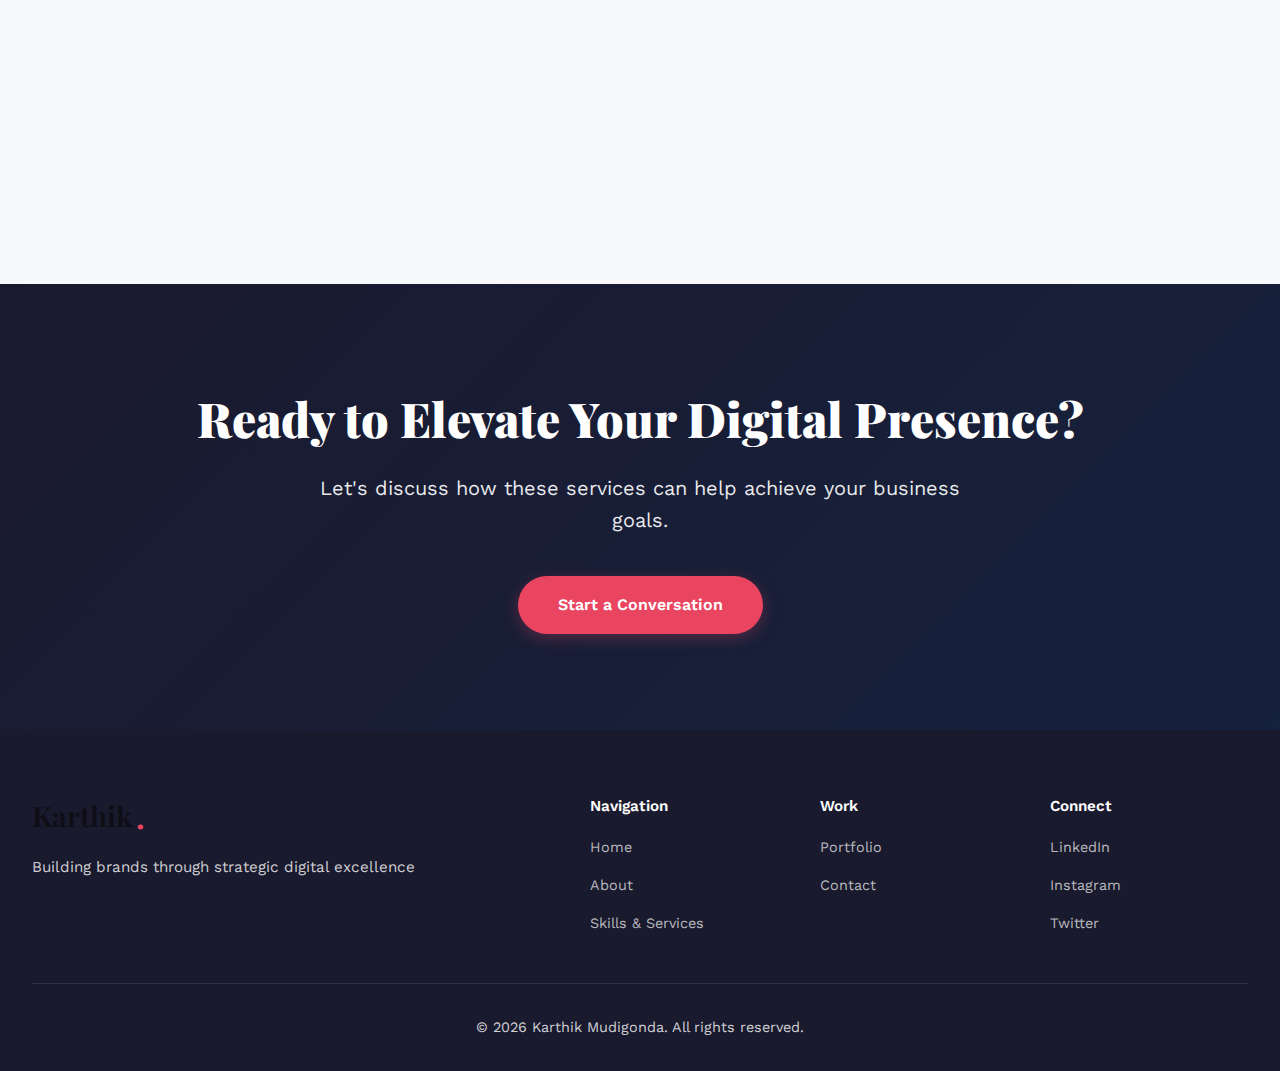
<file: skills.html>
<!DOCTYPE html>
<html lang="en">
<head>
    <meta charset="UTF-8">
    <meta name="viewport" content="width=device-width, initial-scale=1.0">
    <title>Skills & Services | Karthik Mudigonda</title>
    <link rel="stylesheet" href="styles.css">
    <link rel="preconnect" href="https://fonts.googleapis.com">
    <link rel="preconnect" href="https://fonts.gstatic.com" crossorigin>
    <link href="https://fonts.googleapis.com/css2?family=Playfair+Display:wght@400;700;900&family=Work+Sans:wght@300;400;500;600&display=swap" rel="stylesheet">
</head>
<body>
    <!-- Header Navigation -->
    <header class="header" id="header">
        <div class="container">
            <div class="header-content">
                <a href="index.html" class="logo">
                    <span class="logo-text">Karthik</span>
                    <span class="logo-dot">.</span>
                </a>
                <nav class="nav" id="nav">
                    <ul class="nav-list">
                        <li><a href="index.html" class="nav-link">Home</a></li>
                        <li><a href="about.html" class="nav-link">About</a></li>
                        <li><a href="skills.html" class="nav-link active">Skills</a></li>
                        <li><a href="portfolio.html" class="nav-link">Portfolio</a></li>
                        <li><a href="contact.html" class="nav-link btn-primary-small">Contact</a></li>
                    </ul>
                </nav>
                <button class="mobile-toggle" id="mobileToggle">
                    <span></span>
                    <span></span>
                    <span></span>
                </button>
            </div>
        </div>
    </header>

    <!-- Page Hero -->
    <section class="page-hero">
        <div class="container">
            <div class="page-hero-content">
                <h1 class="page-title">Skills & Services</h1>
                <p class="page-subtitle">Comprehensive digital marketing expertise to elevate your brand</p>
            </div>
        </div>
    </section>

    <!-- Skills Categories -->
    <section class="skills-section">
        <div class="container">
            <div class="section-header centered">
                <h2 class="section-title">Core Competencies</h2>
                <p class="section-subtitle">Strategic skills backed by proven results</p>
            </div>
            <div class="skills-categories">
                <div class="skill-category">
                    <div class="category-header">
                        <div class="category-icon">
                            <svg width="40" height="40" viewBox="0 0 40 40" fill="none">
                                <path d="M20 5L25 15L35 16.5L27.5 24L29 34L20 29L11 34L12.5 24L5 16.5L15 15L20 5Z" stroke="currentColor" stroke-width="2"/>
                            </svg>
                        </div>
                        <h3>Digital Marketing Strategy</h3>
                    </div>
                    <div class="category-skills">
                        <div class="skill-tag">Marketing Strategy</div>
                        <div class="skill-tag">Brand Positioning</div>
                        <div class="skill-tag">Campaign Planning</div>
                        <div class="skill-tag">Market Research</div>
                        <div class="skill-tag">Competitor Analysis</div>
                        <div class="skill-tag">Customer Journey Mapping</div>
                    </div>
                </div>

                <div class="skill-category">
                    <div class="category-header">
                        <div class="category-icon">
                            <svg width="40" height="40" viewBox="0 0 40 40" fill="none">
                                <rect x="5" y="10" width="30" height="25" rx="2" stroke="currentColor" stroke-width="2"/>
                                <path d="M5 15H35M20 20L25 25M15 25L20 20" stroke="currentColor" stroke-width="2"/>
                            </svg>
                        </div>
                        <h3>Paid Advertising</h3>
                    </div>
                    <div class="category-skills">
                        <div class="skill-tag">Google Ads</div>
                        <div class="skill-tag">Facebook Ads</div>
                        <div class="skill-tag">Instagram Ads</div>
                        <div class="skill-tag">LinkedIn Ads</div>
                        <div class="skill-tag">PPC Strategy</div>
                        <div class="skill-tag">Campaign Optimization</div>
                        <div class="skill-tag">A/B Testing</div>
                        <div class="skill-tag">Conversion Tracking</div>
                    </div>
                </div>

                <div class="skill-category">
                    <div class="category-header">
                        <div class="category-icon">
                            <svg width="40" height="40" viewBox="0 0 40 40" fill="none">
                                <circle cx="20" cy="20" r="15" stroke="currentColor" stroke-width="2"/>
                                <path d="M20 10V20L27 23" stroke="currentColor" stroke-width="2" stroke-linecap="round"/>
                            </svg>
                        </div>
                        <h3>Search Engine Optimization</h3>
                    </div>
                    <div class="category-skills">
                        <div class="skill-tag">On-Page SEO</div>
                        <div class="skill-tag">Technical SEO</div>
                        <div class="skill-tag">Keyword Research</div>
                        <div class="skill-tag">Link Building</div>
                        <div class="skill-tag">SEO Audits</div>
                        <div class="skill-tag">Local SEO</div>
                        <div class="skill-tag">Content Optimization</div>
                    </div>
                </div>

                <div class="skill-category">
                    <div class="category-header">
                        <div class="category-icon">
                            <svg width="40" height="40" viewBox="0 0 40 40" fill="none">
                                <rect x="8" y="8" width="24" height="24" rx="4" stroke="currentColor" stroke-width="2"/>
                                <path d="M16 16H24M16 20H24M16 24H20" stroke="currentColor" stroke-width="2" stroke-linecap="round"/>
                            </svg>
                        </div>
                        <h3>Content Creation</h3>
                    </div>
                    <div class="category-skills">
                        <div class="skill-tag">Content Strategy</div>
                        <div class="skill-tag">Copywriting</div>
                        <div class="skill-tag">Blog Writing</div>
                        <div class="skill-tag">Video Production</div>
                        <div class="skill-tag">Graphic Design</div>
                        <div class="skill-tag">Social Media Content</div>
                        <div class="skill-tag">Email Campaigns</div>
                    </div>
                </div>

                <div class="skill-category">
                    <div class="category-header">
                        <div class="category-icon">
                            <svg width="40" height="40" viewBox="0 0 40 40" fill="none">
                                <path d="M12 8L8 12V28L12 32H28L32 28V12L28 8H12Z" stroke="currentColor" stroke-width="2"/>
                                <circle cx="20" cy="20" r="6" stroke="currentColor" stroke-width="2"/>
                            </svg>
                        </div>
                        <h3>Design & Video</h3>
                    </div>
                    <div class="category-skills">
                        <div class="skill-tag">Adobe Photoshop</div>
                        <div class="skill-tag">Adobe Premiere Pro</div>
                        <div class="skill-tag">Canva</div>
                        <div class="skill-tag">Video Editing</div>
                        <div class="skill-tag">Motion Graphics</div>
                        <div class="skill-tag">Brand Design</div>
                    </div>
                </div>
            </div>
        </div>
    </section>

    <!-- Services Offered -->
    <section class="services-section">
        <div class="container">
            <div class="section-header centered">
                <h2 class="section-title">Services I Offer</h2>
                <p class="section-subtitle">Tailored solutions for your digital success</p>
            </div>
            <div class="services-grid">
                <div class="service-card">
                    <div class="service-number">01</div>
                    <h3 class="service-title">SEO Optimization</h3>
                    <p class="service-description">Comprehensive SEO strategies that improve your search rankings, increase organic traffic, and drive qualified leads to your website through technical excellence and content optimization.</p>
                    <div class="service-benefits">
                        <div class="benefit-item">
                            <svg width="20" height="20" viewBox="0 0 20 20" fill="none">
                                <path d="M5 10L8 13L15 6" stroke="currentColor" stroke-width="2" stroke-linecap="round"/>
                            </svg>
                            <span>Higher search rankings</span>
                        </div>
                        <div class="benefit-item">
                            <svg width="20" height="20" viewBox="0 0 20 20" fill="none">
                                <path d="M5 10L8 13L15 6" stroke="currentColor" stroke-width="2" stroke-linecap="round"/>
                            </svg>
                            <span>Increased organic traffic</span>
                        </div>
                        <div class="benefit-item">
                            <svg width="20" height="20" viewBox="0 0 20 20" fill="none">
                                <path d="M5 10L8 13L15 6" stroke="currentColor" stroke-width="2" stroke-linecap="round"/>
                            </svg>
                            <span>Better user experience</span>
                        </div>
                    </div>
                </div>

                <div class="service-card">
                    <div class="service-number">02</div>
                    <h3 class="service-title">Google & Meta Ads</h3>
                    <p class="service-description">Data-driven paid advertising campaigns across Google and Meta platforms designed to maximize ROI, reduce cost per acquisition, and scale your business profitably.</p>
                    <div class="service-benefits">
                        <div class="benefit-item">
                            <svg width="20" height="20" viewBox="0 0 20 20" fill="none">
                                <path d="M5 10L8 13L15 6" stroke="currentColor" stroke-width="2" stroke-linecap="round"/>
                            </svg>
                            <span>Optimized ad spend</span>
                        </div>
                        <div class="benefit-item">
                            <svg width="20" height="20" viewBox="0 0 20 20" fill="none">
                                <path d="M5 10L8 13L15 6" stroke="currentColor" stroke-width="2" stroke-linecap="round"/>
                            </svg>
                            <span>Higher conversion rates</span>
                        </div>
                        <div class="benefit-item">
                            <svg width="20" height="20" viewBox="0 0 20 20" fill="none">
                                <path d="M5 10L8 13L15 6" stroke="currentColor" stroke-width="2" stroke-linecap="round"/>
                            </svg>
                            <span>Scalable growth</span>
                        </div>
                    </div>
                </div>

                <div class="service-card">
                    <div class="service-number">03</div>
                    <h3 class="service-title">Social Media Management</h3>
                    <p class="service-description">End-to-end social media strategy and execution that builds engaged communities, amplifies brand voice, and drives meaningful interactions with your target audience.</p>
                    <div class="service-benefits">
                        <div class="benefit-item">
                            <svg width="20" height="20" viewBox="0 0 20 20" fill="none">
                                <path d="M5 10L8 13L15 6" stroke="currentColor" stroke-width="2" stroke-linecap="round"/>
                            </svg>
                            <span>Consistent brand presence</span>
                        </div>
                        <div class="benefit-item">
                            <svg width="20" height="20" viewBox="0 0 20 20" fill="none">
                                <path d="M5 10L8 13L15 6" stroke="currentColor" stroke-width="2" stroke-linecap="round"/>
                            </svg>
                            <span>Community engagement</span>
                        </div>
                        <div class="benefit-item">
                            <svg width="20" height="20" viewBox="0 0 20 20" fill="none">
                                <path d="M5 10L8 13L15 6" stroke="currentColor" stroke-width="2" stroke-linecap="round"/>
                            </svg>
                            <span>Brand loyalty</span>
                        </div>
                    </div>
                </div>

                <div class="service-card">
                    <div class="service-number">04</div>
                    <h3 class="service-title">Content Strategy</h3>
                    <p class="service-description">Strategic content planning and creation that tells your brand story, engages your audience, and supports your business objectives across all digital channels.</p>
                    <div class="service-benefits">
                        <div class="benefit-item">
                            <svg width="20" height="20" viewBox="0 0 20 20" fill="none">
                                <path d="M5 10L8 13L15 6" stroke="currentColor" stroke-width="2" stroke-linecap="round"/>
                            </svg>
                            <span>Cohesive messaging</span>
                        </div>
                        <div class="benefit-item">
                            <svg width="20" height="20" viewBox="0 0 20 20" fill="none">
                                <path d="M5 10L8 13L15 6" stroke="currentColor" stroke-width="2" stroke-linecap="round"/>
                            </svg>
                            <span>Audience connection</span>
                        </div>
                        <div class="benefit-item">
                            <svg width="20" height="20" viewBox="0 0 20 20" fill="none">
                                <path d="M5 10L8 13L15 6" stroke="currentColor" stroke-width="2" stroke-linecap="round"/>
                            </svg>
                            <span>Thought leadership</span>
                        </div>
                    </div>
                </div>

                <div class="service-card">
                    <div class="service-number">05</div>
                    <h3 class="service-title">Branding Support</h3>
                    <p class="service-description">Comprehensive brand development services including visual identity, brand messaging, and positioning strategy to create memorable and impactful brand experiences.</p>
                    <div class="service-benefits">
                        <div class="benefit-item">
                            <svg width="20" height="20" viewBox="0 0 20 20" fill="none">
                                <path d="M5 10L8 13L15 6" stroke="currentColor" stroke-width="2" stroke-linecap="round"/>
                            </svg>
                            <span>Strong brand identity</span>
                        </div>
                        <div class="benefit-item">
                            <svg width="20" height="20" viewBox="0 0 20 20" fill="none">
                                <path d="M5 10L8 13L15 6" stroke="currentColor" stroke-width="2" stroke-linecap="round"/>
                            </svg>
                            <span>Clear positioning</span>
                        </div>
                        <div class="benefit-item">
                            <svg width="20" height="20" viewBox="0 0 20 20" fill="none">
                                <path d="M5 10L8 13L15 6" stroke="currentColor" stroke-width="2" stroke-linecap="round"/>
                            </svg>
                            <span>Market differentiation</span>
                        </div>
                    </div>
                </div>

                <div class="service-card">
                    <div class="service-number">06</div>
                    <h3 class="service-title">Analytics & Reporting</h3>
                    <p class="service-description">Comprehensive data analysis and reporting that provides actionable insights, tracks performance metrics, and guides strategic decision-making for continuous optimization.</p>
                    <div class="service-benefits">
                        <div class="benefit-item">
                            <svg width="20" height="20" viewBox="0 0 20 20" fill="none">
                                <path d="M5 10L8 13L15 6" stroke="currentColor" stroke-width="2" stroke-linecap="round"/>
                            </svg>
                            <span>Data-driven decisions</span>
                        </div>
                        <div class="benefit-item">
                            <svg width="20" height="20" viewBox="0 0 20 20" fill="none">
                                <path d="M5 10L8 13L15 6" stroke="currentColor" stroke-width="2" stroke-linecap="round"/>
                            </svg>
                            <span>Performance tracking</span>
                        </div>
                        <div class="benefit-item">
                            <svg width="20" height="20" viewBox="0 0 20 20" fill="none">
                                <path d="M5 10L8 13L15 6" stroke="currentColor" stroke-width="2" stroke-linecap="round"/>
                            </svg>
                            <span>Continuous improvement</span>
                        </div>
                    </div>
                </div>
            </div>
        </div>
    </section>

    <!-- CTA Section -->
    <section class="cta-section">
        <div class="container">
            <div class="cta-content">
                <h2>Ready to Elevate Your Digital Presence?</h2>
                <p>Let's discuss how these services can help achieve your business goals.</p>
                <a href="contact.html" class="btn btn-primary">Start a Conversation</a>
            </div>
        </div>
    </section>

    <!-- Footer -->
    <footer class="footer">
        <div class="container">
            <div class="footer-content">
                <div class="footer-main">
                    <div class="footer-brand">
                        <a href="index.html" class="footer-logo">
                            <span class="logo-text">Karthik</span>
                            <span class="logo-dot">.</span>
                        </a>
                        <p class="footer-tagline">Building brands through strategic digital excellence</p>
                    </div>
                    <nav class="footer-nav">
                        <div class="footer-nav-group">
                            <h4>Navigation</h4>
                            <ul>
                                <li><a href="index.html">Home</a></li>
                                <li><a href="about.html">About</a></li>
                                <li><a href="skills.html">Skills & Services</a></li>
                            </ul>
                        </div>
                        <div class="footer-nav-group">
                            <h4>Work</h4>
                            <ul>
                                <li><a href="portfolio.html">Portfolio</a></li>
                                <li><a href="contact.html">Contact</a></li>
                            </ul>
                        </div>
                        <div class="footer-nav-group">
                            <h4>Connect</h4>
                            <ul class="social-links">
                                <li><a href="#" target="_blank">LinkedIn</a></li>
                                <li><a href="#" target="_blank">Instagram</a></li>
                                <li><a href="#" target="_blank">Twitter</a></li>
                            </ul>
                        </div>
                    </nav>
                </div>
                <div class="footer-bottom">
                    <p>&copy; 2026 Karthik Mudigonda. All rights reserved.</p>
                </div>
            </div>
        </div>
    </footer>

    <script src="script.js"></script>
</body>
</html>
</file>
<file: styles.css>
/* ========================
   CSS Variables & Reset
   ======================== */

:root {
    /* Colors */
    --primary: #1a1a2e;
    --secondary: #16213e;
    --accent: #e94560;
    --accent-light: #ff6b8a;
    --text-primary: #0f0e17;
    --text-secondary: #2e2e3a;
    --text-muted: #6e6e7a;
    --bg-primary: #ffffff;
    --bg-secondary: #f8f9fa;
    --bg-dark: #1a1a2e;
    --border: #e5e5ea;
    
    /* Typography */
    --font-display: 'Playfair Display', serif;
    --font-body: 'Work Sans', sans-serif;
    
    /* Spacing */
    --spacing-xs: 0.5rem;
    --spacing-sm: 1rem;
    --spacing-md: 2rem;
    --spacing-lg: 4rem;
    --spacing-xl: 6rem;
    
    /* Effects */
    --shadow-sm: 0 2px 8px rgba(0, 0, 0, 0.05);
    --shadow-md: 0 4px 16px rgba(0, 0, 0, 0.08);
    --shadow-lg: 0 8px 32px rgba(0, 0, 0, 0.12);
    --shadow-xl: 0 16px 64px rgba(0, 0, 0, 0.16);
    
    /* Transitions */
    --transition: all 0.3s cubic-bezier(0.4, 0, 0.2, 1);
    --transition-slow: all 0.5s cubic-bezier(0.4, 0, 0.2, 1);
}

* {
    margin: 0;
    padding: 0;
    box-sizing: border-box;
}

html {
    scroll-behavior: smooth;
}

body {
    font-family: var(--font-body);
    color: var(--text-primary);
    line-height: 1.6;
    background: var(--bg-primary);
    overflow-x: hidden;
}

img {
    max-width: 100%;
    height: auto;
    display: block;
}

a {
    text-decoration: none;
    color: inherit;
}

ul {
    list-style: none;
}

/* ========================
   Container & Layout
   ======================== */

.container {
    max-width: 1280px;
    margin: 0 auto;
    padding: 0 2rem;
}

@media (max-width: 768px) {
    .container {
        padding: 0 1.5rem;
    }
}

/* ========================
   Header Navigation
   ======================== */

.header {
    position: fixed;
    top: 0;
    left: 0;
    right: 0;
    z-index: 1000;
    background: rgba(255, 255, 255, 0.95);
    backdrop-filter: blur(10px);
    border-bottom: 1px solid var(--border);
    transition: var(--transition);
}

.header.scrolled {
    box-shadow: var(--shadow-md);
}

.header-content {
    display: flex;
    align-items: center;
    justify-content: space-between;
    padding: 1.25rem 0;
}

.logo {
    font-size: 1.75rem;
    font-weight: 700;
    font-family: var(--font-display);
    display: flex;
    align-items: center;
    gap: 0.25rem;
}

.logo-text {
    color: var(--text-primary);
}

.logo-dot {
    color: var(--accent);
    font-size: 2rem;
    line-height: 1;
}

.nav-list {
    display: flex;
    align-items: center;
    gap: 2.5rem;
}

.nav-link {
    font-weight: 500;
    font-size: 0.95rem;
    color: var(--text-secondary);
    position: relative;
    transition: var(--transition);
    padding: 0.5rem 0;
}

.nav-link:hover,
.nav-link.active {
    color: var(--accent);
}

.nav-link::after {
    content: '';
    position: absolute;
    bottom: 0;
    left: 0;
    width: 0;
    height: 2px;
    background: var(--accent);
    transition: var(--transition);
}

.nav-link:hover::after,
.nav-link.active::after {
    width: 100%;
}

.btn-primary-small {
    background: var(--accent);
    color: white;
    padding: 0.625rem 1.5rem;
    border-radius: 50px;
    font-weight: 600;
}

.btn-primary-small::after {
    display: none;
}

.btn-primary-small:hover {
    background: var(--accent-light);
    color: white;
    transform: translateY(-2px);
    box-shadow: var(--shadow-md);
}

.mobile-toggle {
    display: none;
    flex-direction: column;
    gap: 4px;
    background: none;
    border: none;
    cursor: pointer;
    padding: 0.5rem;
}

.mobile-toggle span {
    width: 24px;
    height: 2px;
    background: var(--text-primary);
    transition: var(--transition);
}

@media (max-width: 768px) {
    .nav {
        position: fixed;
        top: 70px;
        left: 0;
        right: 0;
        background: white;
        padding: 2rem;
        transform: translateY(-100%);
        opacity: 0;
        transition: var(--transition);
        box-shadow: var(--shadow-lg);
    }
    
    .nav.active {
        transform: translateY(0);
        opacity: 1;
    }
    
    .nav-list {
        flex-direction: column;
        gap: 1.5rem;
        align-items: flex-start;
    }
    
    .mobile-toggle {
        display: flex;
    }
}

/* ========================
   Buttons
   ======================== */

.btn {
    display: inline-flex;
    align-items: center;
    justify-content: center;
    padding: 1rem 2.5rem;
    font-weight: 600;
    font-size: 1rem;
    border-radius: 50px;
    transition: var(--transition);
    border: none;
    cursor: pointer;
    text-align: center;
}

.btn-primary {
    background: var(--accent);
    color: white;
    box-shadow: 0 4px 16px rgba(233, 69, 96, 0.3);
}

.btn-primary:hover {
    background: var(--accent-light);
    transform: translateY(-3px);
    box-shadow: 0 8px 24px rgba(233, 69, 96, 0.4);
}

.btn-secondary {
    background: transparent;
    color: var(--text-primary);
    border: 2px solid var(--text-primary);
}

.btn-secondary:hover {
    background: var(--text-primary);
    color: white;
    transform: translateY(-3px);
}

.btn-outline {
    background: transparent;
    color: var(--accent);
    border: 2px solid var(--accent);
}

.btn-outline:hover {
    background: var(--accent);
    color: white;
    transform: translateY(-3px);
}

.btn-full {
    width: 100%;
}

/* ========================
   Hero Section
   ======================== */

.hero {
    position: relative;
    min-height: 100vh;
    display: flex;
    align-items: center;
    padding-top: 80px;
    overflow: hidden;
}

.hero-bg {
    position: absolute;
    top: 0;
    left: 0;
    right: 0;
    bottom: 0;
    z-index: 0;
    background: linear-gradient(135deg, #f5f7fa 0%, #ffffff 50%, #fef3f5 100%);
}

.floating-shape {
    position: absolute;
    border-radius: 50%;
    opacity: 0.1;
    animation: float 20s infinite ease-in-out;
}

.shape-1 {
    width: 400px;
    height: 400px;
    background: var(--accent);
    top: -100px;
    right: -100px;
    animation-delay: 0s;
}

.shape-2 {
    width: 300px;
    height: 300px;
    background: var(--primary);
    bottom: -50px;
    left: -50px;
    animation-delay: 7s;
}

.shape-3 {
    width: 200px;
    height: 200px;
    background: var(--accent);
    top: 50%;
    left: 30%;
    animation-delay: 14s;
}

@keyframes float {
    0%, 100% {
        transform: translate(0, 0) rotate(0deg);
    }
    33% {
        transform: translate(30px, -30px) rotate(120deg);
    }
    66% {
        transform: translate(-20px, 20px) rotate(240deg);
    }
}

.hero-content {
    position: relative;
    z-index: 1;
    display: grid;
    grid-template-columns: 1.2fr 1fr;
    gap: 4rem;
    align-items: center;
}

.hero-label {
    display: inline-block;
    padding: 0.5rem 1.5rem;
    background: rgba(233, 69, 96, 0.1);
    color: var(--accent);
    border-radius: 50px;
    font-weight: 600;
    font-size: 0.875rem;
    margin-bottom: 1.5rem;
    animation: fadeInUp 0.6s ease-out;
}

.hero-title {
    margin-bottom: 1.5rem;
    animation: fadeInUp 0.8s ease-out;
}

.hero-name {
    display: block;
    font-size: 4rem;
    font-weight: 900;
    font-family: var(--font-display);
    line-height: 1.1;
    margin-bottom: 0.5rem;
    background: linear-gradient(135deg, var(--text-primary) 0%, var(--accent) 100%);
    -webkit-background-clip: text;
    -webkit-text-fill-color: transparent;
    background-clip: text;
}

.hero-role {
    display: block;
    font-size: 1.5rem;
    font-weight: 500;
    color: var(--text-secondary);
    font-family: var(--font-body);
}

.hero-tagline {
    font-size: 1.125rem;
    color: var(--text-muted);
    margin-bottom: 2.5rem;
    max-width: 600px;
    line-height: 1.8;
    animation: fadeInUp 1s ease-out;
}

.hero-cta {
    display: flex;
    gap: 1.5rem;
    flex-wrap: wrap;
    animation: fadeInUp 1.2s ease-out;
}

.hero-visual {
    position: relative;
    animation: fadeInRight 1s ease-out;
}

.hero-card {
    position: relative;
    width: 100%;
    height: 500px;
    perspective: 1000px;
}

.card-3d {
    width: 100%;
    height: 100%;
    background: linear-gradient(135deg, var(--primary) 0%, var(--secondary) 100%);
    border-radius: 20px;
    box-shadow: 0 30px 60px rgba(0, 0, 0, 0.2);
    position: relative;
    transform-style: preserve-3d;
    animation: rotate3d 20s infinite linear;
}

.card-3d::before {
    content: '';
    position: absolute;
    top: 20px;
    left: 20px;
    right: 20px;
    bottom: 20px;
    border: 2px solid rgba(255, 255, 255, 0.1);
    border-radius: 15px;
}

.card-3d::after {
    content: '';
    position: absolute;
    inset: 0;
    background: linear-gradient(135deg, transparent 0%, rgba(233, 69, 96, 0.2) 100%);
    border-radius: 20px;
}

@keyframes rotate3d {
    0% {
        transform: rotateY(0deg) rotateX(5deg);
    }
    50% {
        transform: rotateY(180deg) rotateX(-5deg);
    }
    100% {
        transform: rotateY(360deg) rotateX(5deg);
    }
}

@keyframes fadeInUp {
    from {
        opacity: 0;
        transform: translateY(30px);
    }
    to {
        opacity: 1;
        transform: translateY(0);
    }
}

@keyframes fadeInRight {
    from {
        opacity: 0;
        transform: translateX(30px);
    }
    to {
        opacity: 1;
        transform: translateX(0);
    }
}

@media (max-width: 1024px) {
    .hero-content {
        grid-template-columns: 1fr;
        gap: 3rem;
    }
    
    .hero-name {
        font-size: 3rem;
    }
    
    .hero-card {
        height: 400px;
    }
}

@media (max-width: 768px) {
    .hero {
        min-height: auto;
        padding: 120px 0 60px;
    }
    
    .hero-name {
        font-size: 2.5rem;
    }
    
    .hero-role {
        font-size: 1.25rem;
    }
    
    .hero-tagline {
        font-size: 1rem;
    }
    
    .hero-card {
        height: 300px;
    }
}

/* ========================
   Skills Highlight
   ======================== */

.skills-highlight {
    padding: var(--spacing-xl) 0;
    background: white;
}

.skills-grid {
    display: grid;
    grid-template-columns: repeat(auto-fit, minmax(250px, 1fr));
    gap: 2rem;
}

.skill-card {
    padding: 2rem;
    background: var(--bg-secondary);
    border-radius: 16px;
    transition: var(--transition);
    border: 1px solid transparent;
}

.skill-card:hover {
    transform: translateY(-8px);
    box-shadow: var(--shadow-lg);
    border-color: var(--accent);
    background: white;
}

.skill-icon {
    width: 64px;
    height: 64px;
    background: linear-gradient(135deg, var(--accent) 0%, var(--accent-light) 100%);
    border-radius: 12px;
    display: flex;
    align-items: center;
    justify-content: center;
    margin-bottom: 1.5rem;
    color: white;
}

.skill-card h3 {
    font-size: 1.25rem;
    font-weight: 700;
    margin-bottom: 0.75rem;
    font-family: var(--font-display);
}

.skill-card p {
    color: var(--text-muted);
    font-size: 0.95rem;
    line-height: 1.6;
}

/* ========================
   Metrics Section
   ======================== */

.metrics {
    padding: var(--spacing-lg) 0;
    background: linear-gradient(135deg, var(--primary) 0%, var(--secondary) 100%);
    color: white;
}

.metrics-grid {
    display: grid;
    grid-template-columns: repeat(auto-fit, minmax(200px, 1fr));
    gap: 3rem;
    text-align: center;
}

.metric-number {
    font-size: 3.5rem;
    font-weight: 900;
    font-family: var(--font-display);
    margin-bottom: 0.5rem;
    background: linear-gradient(135deg, white 0%, rgba(255, 255, 255, 0.7) 100%);
    -webkit-background-clip: text;
    -webkit-text-fill-color: transparent;
    background-clip: text;
}

.metric-label {
    font-size: 1rem;
    opacity: 0.9;
    font-weight: 500;
}

/* ========================
   Featured Work
   ======================== */

.featured-work {
    padding: var(--spacing-xl) 0;
    background: var(--bg-secondary);
}

.section-header {
    text-align: center;
    margin-bottom: var(--spacing-lg);
}

.section-header.centered {
    text-align: center;
}

.section-title {
    font-size: 3rem;
    font-weight: 900;
    font-family: var(--font-display);
    margin-bottom: 1rem;
    color: var(--text-primary);
}

.section-subtitle {
    font-size: 1.125rem;
    color: var(--text-muted);
    max-width: 600px;
    margin: 0 auto;
}

.work-grid {
    display: grid;
    grid-template-columns: repeat(auto-fit, minmax(350px, 1fr));
    gap: 2.5rem;
    margin-bottom: 3rem;
}

.work-card {
    background: white;
    border-radius: 20px;
    overflow: hidden;
    box-shadow: var(--shadow-sm);
    transition: var(--transition);
}

.work-card:hover {
    transform: translateY(-8px);
    box-shadow: var(--shadow-xl);
}

.work-image {
    position: relative;
    height: 280px;
    overflow: hidden;
}

.work-placeholder {
    width: 100%;
    height: 100%;
    background: linear-gradient(135deg, var(--accent) 0%, var(--accent-light) 100%);
    position: relative;
}

.work-1 { background: linear-gradient(135deg, #667eea 0%, #764ba2 100%); }
.work-2 { background: linear-gradient(135deg, #f093fb 0%, #f5576c 100%); }
.work-3 { background: linear-gradient(135deg, #4facfe 0%, #00f2fe 100%); }

.work-content {
    padding: 2rem;
}

.work-category {
    display: inline-block;
    padding: 0.375rem 1rem;
    background: rgba(233, 69, 96, 0.1);
    color: var(--accent);
    border-radius: 50px;
    font-size: 0.75rem;
    font-weight: 600;
    margin-bottom: 1rem;
    text-transform: uppercase;
    letter-spacing: 0.5px;
}

.work-title {
    font-size: 1.5rem;
    font-weight: 700;
    margin-bottom: 1rem;
    font-family: var(--font-display);
}

.work-description {
    color: var(--text-muted);
    margin-bottom: 1.5rem;
    line-height: 1.7;
}

.work-stats {
    display: flex;
    gap: 1.5rem;
    flex-wrap: wrap;
}

.work-stats span {
    display: inline-flex;
    align-items: center;
    gap: 0.5rem;
    font-weight: 600;
    color: var(--accent);
    font-size: 0.9rem;
}

.work-stats span::before {
    content: '→';
    font-weight: 700;
}

.work-cta {
    text-align: center;
}

/* ========================
   Page Hero
   ======================== */

.page-hero {
    padding: 140px 0 80px;
    background: linear-gradient(135deg, var(--primary) 0%, var(--secondary) 100%);
    color: white;
    text-align: center;
}

.page-title {
    font-size: 4rem;
    font-weight: 900;
    font-family: var(--font-display);
    margin-bottom: 1rem;
}

.page-subtitle {
    font-size: 1.25rem;
    opacity: 0.9;
    max-width: 700px;
    margin: 0 auto;
}

@media (max-width: 768px) {
    .page-hero {
        padding: 100px 0 60px;
    }
    
    .page-title {
        font-size: 2.5rem;
    }
    
    .page-subtitle {
        font-size: 1rem;
    }
}

/* ========================
   About Page
   ======================== */

.about-content {
    padding: var(--spacing-xl) 0;
}

.about-grid {
    display: grid;
    grid-template-columns: 1fr 1.5fr;
    gap: 5rem;
    align-items: center;
}

.about-portrait {
    position: relative;
    width: 100%;
    aspect-ratio: 3/4;
}

.portrait-placeholder {
    width: 100%;
    height: 100%;
    background: linear-gradient(135deg, var(--primary) 0%, var(--accent) 100%);
    border-radius: 20px;
    box-shadow: var(--shadow-xl);
}

.portrait-decoration {
    position: absolute;
    top: -20px;
    right: -20px;
    width: 200px;
    height: 200px;
    border: 3px solid var(--accent);
    border-radius: 20px;
    z-index: -1;
}

.content-title {
    font-size: 2.5rem;
    font-weight: 900;
    font-family: var(--font-display);
    margin-bottom: 2rem;
    color: var(--text-primary);
}

.text-content p {
    margin-bottom: 1.5rem;
    color: var(--text-muted);
    line-height: 1.8;
    font-size: 1.0625rem;
}

.text-content p:last-child {
    margin-bottom: 0;
}

@media (max-width: 1024px) {
    .about-grid {
        grid-template-columns: 1fr;
        gap: 3rem;
    }
}

/* ========================
   Journey / Timeline
   ======================== */

.journey {
    padding: var(--spacing-xl) 0;
    background: var(--bg-secondary);
}

.timeline {
    max-width: 900px;
    margin: 0 auto;
    position: relative;
}

.timeline::before {
    content: '';
    position: absolute;
    left: 50%;
    top: 0;
    bottom: 0;
    width: 2px;
    background: var(--border);
    transform: translateX(-50%);
}

.timeline-item {
    position: relative;
    margin-bottom: 4rem;
    display: grid;
    grid-template-columns: 1fr 1fr;
    gap: 4rem;
}

.timeline-item:nth-child(even) .timeline-content {
    grid-column: 1;
    text-align: right;
}

.timeline-item:nth-child(odd) .timeline-content {
    grid-column: 2;
}

.timeline-marker {
    position: absolute;
    left: 50%;
    top: 0;
    width: 20px;
    height: 20px;
    background: var(--accent);
    border-radius: 50%;
    transform: translateX(-50%);
    box-shadow: 0 0 0 4px white, 0 0 0 8px var(--accent);
}

.timeline-year {
    display: inline-block;
    padding: 0.5rem 1.5rem;
    background: var(--accent);
    color: white;
    border-radius: 50px;
    font-weight: 700;
    margin-bottom: 1rem;
    font-size: 0.9rem;
}

.timeline-content h3 {
    font-size: 1.5rem;
    font-weight: 700;
    font-family: var(--font-display);
    margin-bottom: 1rem;
}

.timeline-content p {
    color: var(--text-muted);
    line-height: 1.7;
}

@media (max-width: 768px) {
    .timeline::before {
        left: 20px;
    }
    
    .timeline-item {
        grid-template-columns: 1fr;
        gap: 0;
        padding-left: 50px;
    }
    
    .timeline-item:nth-child(even) .timeline-content,
    .timeline-item:nth-child(odd) .timeline-content {
        grid-column: 1;
        text-align: left;
    }
    
    .timeline-marker {
        left: 20px;
    }
}

/* ========================
   Education & Values
   ======================== */

.education-values {
    padding: var(--spacing-xl) 0;
}

.ev-grid {
    display: grid;
    grid-template-columns: repeat(auto-fit, minmax(400px, 1fr));
    gap: 3rem;
}

.education-card,
.values-card {
    padding: 3rem;
    background: var(--bg-secondary);
    border-radius: 20px;
    border: 2px solid transparent;
    transition: var(--transition);
}

.education-card:hover,
.values-card:hover {
    border-color: var(--accent);
    background: white;
    box-shadow: var(--shadow-lg);
}

.card-icon {
    width: 72px;
    height: 72px;
    background: linear-gradient(135deg, var(--accent) 0%, var(--accent-light) 100%);
    border-radius: 16px;
    display: flex;
    align-items: center;
    justify-content: center;
    color: white;
    margin-bottom: 2rem;
}

.education-card h3,
.values-card h3 {
    font-size: 1.75rem;
    font-weight: 700;
    font-family: var(--font-display);
    margin-bottom: 1.5rem;
}

.education-details h4 {
    font-size: 1.25rem;
    font-weight: 600;
    margin-bottom: 0.5rem;
}

.education-details p {
    color: var(--text-muted);
    margin-bottom: 1rem;
    line-height: 1.7;
}

.education-desc {
    font-size: 0.95rem !important;
}

.values-list {
    display: flex;
    flex-direction: column;
    gap: 1.5rem;
}

.value-item {
    display: flex;
    gap: 1rem;
}

.value-icon {
    flex-shrink: 0;
    width: 24px;
    height: 24px;
    background: var(--accent);
    color: white;
    border-radius: 50%;
    display: flex;
    align-items: center;
    justify-content: center;
    font-weight: 700;
    font-size: 1.25rem;
}

.value-item strong {
    display: block;
    font-weight: 600;
    margin-bottom: 0.25rem;
    color: var(--text-primary);
}

.value-item p {
    color: var(--text-muted);
    font-size: 0.95rem;
}

@media (max-width: 768px) {
    .ev-grid {
        grid-template-columns: 1fr;
    }
}

/* ========================
   Tools Section
   ======================== */

.tools {
    padding: var(--spacing-xl) 0;
    background: var(--bg-secondary);
}

.tools-grid {
    display: grid;
    grid-template-columns: repeat(auto-fit, minmax(140px, 1fr));
    gap: 2rem;
}

.tool-item {
    text-align: center;
    padding: 2rem 1rem;
    background: white;
    border-radius: 16px;
    transition: var(--transition);
    border: 2px solid transparent;
}

.tool-item:hover {
    transform: translateY(-8px);
    border-color: var(--accent);
    box-shadow: var(--shadow-md);
}

.tool-icon {
    width: 64px;
    height: 64px;
    margin: 0 auto 1rem;
    background: linear-gradient(135deg, var(--accent) 0%, var(--accent-light) 100%);
    border-radius: 12px;
    display: flex;
    align-items: center;
    justify-content: center;
    font-weight: 900;
    font-size: 1.25rem;
    color: white;
    font-family: var(--font-display);
}

.tool-item p {
    font-weight: 600;
    color: var(--text-secondary);
    font-size: 0.9rem;
}

/* ========================
   Skills Page
   ======================== */

.skills-section {
    padding: var(--spacing-xl) 0;
}

.skills-categories {
    display: grid;
    gap: 3rem;
}

.skill-category {
    padding: 2.5rem;
    background: white;
    border-radius: 20px;
    box-shadow: var(--shadow-sm);
    transition: var(--transition);
    border: 2px solid transparent;
}

.skill-category:hover {
    border-color: var(--accent);
    box-shadow: var(--shadow-lg);
}

.category-header {
    display: flex;
    align-items: center;
    gap: 1.5rem;
    margin-bottom: 2rem;
}

.category-icon {
    width: 64px;
    height: 64px;
    background: linear-gradient(135deg, var(--accent) 0%, var(--accent-light) 100%);
    border-radius: 12px;
    display: flex;
    align-items: center;
    justify-content: center;
    color: white;
    flex-shrink: 0;
}

.category-header h3 {
    font-size: 1.75rem;
    font-weight: 700;
    font-family: var(--font-display);
}

.category-skills {
    display: flex;
    flex-wrap: wrap;
    gap: 1rem;
}

.skill-tag {
    padding: 0.625rem 1.25rem;
    background: var(--bg-secondary);
    border-radius: 50px;
    font-weight: 500;
    font-size: 0.9rem;
    color: var(--text-secondary);
    transition: var(--transition);
    border: 1px solid transparent;
}

.skill-tag:hover {
    background: var(--accent);
    color: white;
    border-color: var(--accent);
    transform: translateY(-2px);
}

/* ========================
   Services Section
   ======================== */

.services-section {
    padding: var(--spacing-xl) 0;
    background: var(--bg-secondary);
}

.services-grid {
    display: grid;
    grid-template-columns: repeat(auto-fit, minmax(350px, 1fr));
    gap: 2.5rem;
}

.service-card {
    padding: 2.5rem;
    background: white;
    border-radius: 20px;
    box-shadow: var(--shadow-sm);
    transition: var(--transition);
    border: 2px solid transparent;
    position: relative;
}

.service-card:hover {
    transform: translateY(-8px);
    border-color: var(--accent);
    box-shadow: var(--shadow-xl);
}

.service-number {
    position: absolute;
    top: 2rem;
    right: 2rem;
    font-size: 3rem;
    font-weight: 900;
    font-family: var(--font-display);
    color: rgba(233, 69, 96, 0.1);
}

.service-title {
    font-size: 1.5rem;
    font-weight: 700;
    font-family: var(--font-display);
    margin-bottom: 1rem;
    color: var(--text-primary);
}

.service-description {
    color: var(--text-muted);
    line-height: 1.7;
    margin-bottom: 1.5rem;
}

.service-benefits {
    display: flex;
    flex-direction: column;
    gap: 0.75rem;
}

.benefit-item {
    display: flex;
    align-items: center;
    gap: 0.75rem;
    color: var(--text-secondary);
    font-size: 0.95rem;
}

.benefit-item svg {
    color: var(--accent);
    flex-shrink: 0;
}

@media (max-width: 768px) {
    .services-grid {
        grid-template-columns: 1fr;
    }
}

/* ========================
   Portfolio Page
   ======================== */

.portfolio-filters {
    padding: 2rem 0;
    background: white;
    position: sticky;
    top: 70px;
    z-index: 100;
    border-bottom: 1px solid var(--border);
}

.filter-tabs {
    display: flex;
    justify-content: center;
    flex-wrap: wrap;
    gap: 1rem;
}

.filter-tab {
    padding: 0.75rem 1.75rem;
    background: transparent;
    border: 2px solid var(--border);
    border-radius: 50px;
    font-weight: 600;
    color: var(--text-secondary);
    cursor: pointer;
    transition: var(--transition);
}

.filter-tab:hover,
.filter-tab.active {
    background: var(--accent);
    color: white;
    border-color: var(--accent);
    transform: translateY(-2px);
}

.portfolio-section {
    padding: var(--spacing-xl) 0;
}

.portfolio-grid {
    display: grid;
    gap: 4rem;
}

.portfolio-item {
    display: grid;
    grid-template-columns: 1fr 1fr;
    gap: 4rem;
    align-items: center;
    background: white;
    border-radius: 24px;
    padding: 3rem;
    box-shadow: var(--shadow-sm);
    transition: var(--transition);
    border: 2px solid transparent;
}

.portfolio-item:nth-child(even) {
    direction: rtl;
}

.portfolio-item:nth-child(even) > * {
    direction: ltr;
}

.portfolio-item:hover {
    transform: translateY(-8px);
    box-shadow: var(--shadow-xl);
    border-color: var(--accent);
}

.portfolio-image {
    position: relative;
    height: 400px;
    border-radius: 16px;
    overflow: hidden;
}

.portfolio-placeholder {
    width: 100%;
    height: 100%;
    background: linear-gradient(135deg, var(--accent) 0%, var(--accent-light) 100%);
}

.portfolio-1 { background: linear-gradient(135deg, #667eea 0%, #764ba2 100%); }
.portfolio-2 { background: linear-gradient(135deg, #f093fb 0%, #f5576c 100%); }
.portfolio-3 { background: linear-gradient(135deg, #4facfe 0%, #00f2fe 100%); }
.portfolio-4 { background: linear-gradient(135deg, #43e97b 0%, #38f9d7 100%); }
.portfolio-5 { background: linear-gradient(135deg, #fa709a 0%, #fee140 100%); }
.portfolio-6 { background: linear-gradient(135deg, #30cfd0 0%, #330867 100%); }

.portfolio-overlay {
    position: absolute;
    inset: 0;
    background: rgba(0, 0, 0, 0.7);
    display: flex;
    align-items: center;
    justify-content: center;
    opacity: 0;
    transition: var(--transition);
}

.portfolio-item:hover .portfolio-overlay {
    opacity: 1;
}

.view-case {
    color: white;
    font-weight: 600;
    font-size: 1.125rem;
    padding: 1rem 2rem;
    border: 2px solid white;
    border-radius: 50px;
}

.portfolio-meta {
    display: flex;
    justify-content: space-between;
    align-items: center;
    margin-bottom: 1rem;
}

.portfolio-category {
    padding: 0.5rem 1.25rem;
    background: rgba(233, 69, 96, 0.1);
    color: var(--accent);
    border-radius: 50px;
    font-weight: 600;
    font-size: 0.8rem;
    text-transform: uppercase;
    letter-spacing: 0.5px;
}

.portfolio-date {
    color: var(--text-muted);
    font-weight: 600;
}

.portfolio-title {
    font-size: 2rem;
    font-weight: 900;
    font-family: var(--font-display);
    margin-bottom: 1rem;
}

.portfolio-description {
    color: var(--text-muted);
    line-height: 1.8;
    margin-bottom: 2rem;
}

.portfolio-results {
    display: grid;
    grid-template-columns: repeat(3, 1fr);
    gap: 1.5rem;
    margin-bottom: 2rem;
}

.result-item {
    text-align: center;
    padding: 1.25rem;
    background: var(--bg-secondary);
    border-radius: 12px;
}

.result-value {
    display: block;
    font-size: 1.75rem;
    font-weight: 900;
    font-family: var(--font-display);
    color: var(--accent);
    margin-bottom: 0.25rem;
}

.result-label {
    font-size: 0.85rem;
    color: var(--text-muted);
    font-weight: 500;
}

.portfolio-tags {
    display: flex;
    flex-wrap: wrap;
    gap: 0.75rem;
}

.portfolio-tags span {
    padding: 0.5rem 1rem;
    background: var(--bg-secondary);
    border-radius: 50px;
    font-size: 0.85rem;
    font-weight: 500;
    color: var(--text-secondary);
}

@media (max-width: 1024px) {
    .portfolio-item {
        grid-template-columns: 1fr;
        gap: 2rem;
    }
    
    .portfolio-item:nth-child(even) {
        direction: ltr;
    }
    
    .portfolio-results {
        grid-template-columns: 1fr;
    }
}

/* ========================
   Testimonials
   ======================== */

.testimonials {
    padding: var(--spacing-xl) 0;
    background: var(--bg-secondary);
}

.testimonial-grid {
    display: grid;
    grid-template-columns: repeat(auto-fit, minmax(320px, 1fr));
    gap: 2.5rem;
}

.testimonial-card {
    padding: 2.5rem;
    background: white;
    border-radius: 20px;
    box-shadow: var(--shadow-sm);
    transition: var(--transition);
    border: 2px solid transparent;
}

.testimonial-card:hover {
    transform: translateY(-8px);
    box-shadow: var(--shadow-lg);
    border-color: var(--accent);
}

.testimonial-quote {
    margin-bottom: 1.5rem;
    color: var(--accent);
}

.testimonial-text {
    color: var(--text-muted);
    line-height: 1.8;
    margin-bottom: 2rem;
    font-size: 1.0625rem;
}

.author-info strong {
    display: block;
    font-weight: 600;
    color: var(--text-primary);
    margin-bottom: 0.25rem;
}

.author-info span {
    color: var(--text-muted);
    font-size: 0.9rem;
}

/* ========================
   Contact Page
   ======================== */

.contact-section {
    padding: var(--spacing-xl) 0;
}

.contact-grid {
    display: grid;
    grid-template-columns: 1.5fr 1fr;
    gap: 5rem;
}

.form-header {
    margin-bottom: 2.5rem;
}

.form-header h2 {
    font-size: 2rem;
    font-weight: 900;
    font-family: var(--font-display);
    margin-bottom: 0.75rem;
}

.form-header p {
    color: var(--text-muted);
}

.contact-form {
    display: flex;
    flex-direction: column;
    gap: 1.75rem;
}

.form-group {
    display: flex;
    flex-direction: column;
    gap: 0.5rem;
}

.form-group label {
    font-weight: 600;
    color: var(--text-secondary);
    font-size: 0.95rem;
}

.form-group input,
.form-group textarea {
    padding: 1rem 1.25rem;
    border: 2px solid var(--border);
    border-radius: 12px;
    font-family: var(--font-body);
    font-size: 1rem;
    transition: var(--transition);
    background: var(--bg-secondary);
}

.form-group input:focus,
.form-group textarea:focus {
    outline: none;
    border-color: var(--accent);
    background: white;
    box-shadow: 0 0 0 4px rgba(233, 69, 96, 0.1);
}

.form-group textarea {
    resize: vertical;
    min-height: 120px;
}

.form-success {
    display: none;
    text-align: center;
    padding: 3rem;
    background: rgba(67, 233, 123, 0.1);
    border-radius: 16px;
    border: 2px solid #43e97b;
}

.form-success.active {
    display: block;
}

.form-success svg {
    color: #43e97b;
    margin: 0 auto 1.5rem;
}

.form-success h3 {
    font-size: 1.5rem;
    font-weight: 700;
    margin-bottom: 0.75rem;
    color: #43e97b;
}

.form-success p {
    color: var(--text-muted);
}

.contact-info {
    display: flex;
    flex-direction: column;
    gap: 2rem;
}

.info-card,
.social-card,
.availability-card {
    padding: 2rem;
    background: white;
    border-radius: 16px;
    box-shadow: var(--shadow-sm);
    border: 2px solid transparent;
    transition: var(--transition);
}

.info-card:hover,
.social-card:hover,
.availability-card:hover {
    border-color: var(--accent);
    box-shadow: var(--shadow-md);
}

.info-card h3,
.social-card h3 {
    font-size: 1.25rem;
    font-weight: 700;
    font-family: var(--font-display);
    margin-bottom: 0.75rem;
}

.info-card p {
    color: var(--text-muted);
    margin-bottom: 2rem;
}

.info-items {
    display: flex;
    flex-direction: column;
    gap: 1.5rem;
}

.info-item {
    display: flex;
    gap: 1rem;
}

.info-icon {
    width: 48px;
    height: 48px;
    background: var(--bg-secondary);
    border-radius: 12px;
    display: flex;
    align-items: center;
    justify-content: center;
    color: var(--accent);
    flex-shrink: 0;
}

.info-content h4 {
    font-weight: 600;
    margin-bottom: 0.25rem;
    color: var(--text-primary);
}

.info-content p,
.info-content a {
    color: var(--text-muted);
    font-size: 0.95rem;
}

.info-content a:hover {
    color: var(--accent);
}

.social-links-large {
    display: flex;
    flex-direction: column;
    gap: 1rem;
}

.social-link {
    display: flex;
    align-items: center;
    gap: 1rem;
    padding: 1rem;
    background: var(--bg-secondary);
    border-radius: 12px;
    transition: var(--transition);
    border: 2px solid transparent;
}

.social-link:hover {
    background: var(--accent);
    color: white;
    border-color: var(--accent);
    transform: translateX(8px);
}

.social-link svg {
    width: 24px;
    height: 24px;
}

.availability-badge {
    display: inline-flex;
    align-items: center;
    gap: 0.5rem;
    padding: 0.625rem 1.25rem;
    background: rgba(67, 233, 123, 0.1);
    color: #43e97b;
    border-radius: 50px;
    font-weight: 600;
    font-size: 0.9rem;
    margin-bottom: 1rem;
}

.status-dot {
    width: 8px;
    height: 8px;
    background: #43e97b;
    border-radius: 50%;
    animation: pulse 2s infinite;
}

@keyframes pulse {
    0%, 100% {
        opacity: 1;
    }
    50% {
        opacity: 0.5;
    }
}

.availability-card p {
    color: var(--text-muted);
    line-height: 1.7;
}

@media (max-width: 1024px) {
    .contact-grid {
        grid-template-columns: 1fr;
        gap: 3rem;
    }
}

/* ========================
   FAQ Section
   ======================== */

.faq-section {
    padding: var(--spacing-xl) 0;
    background: var(--bg-secondary);
}

.faq-grid {
    display: grid;
    grid-template-columns: repeat(auto-fit, minmax(350px, 1fr));
    gap: 2rem;
}

.faq-item {
    padding: 2rem;
    background: white;
    border-radius: 16px;
    box-shadow: var(--shadow-sm);
    transition: var(--transition);
    border: 2px solid transparent;
}

.faq-item:hover {
    border-color: var(--accent);
    box-shadow: var(--shadow-md);
    transform: translateY(-4px);
}

.faq-item h3 {
    font-size: 1.125rem;
    font-weight: 700;
    margin-bottom: 1rem;
    color: var(--text-primary);
}

.faq-item p {
    color: var(--text-muted);
    line-height: 1.7;
}

/* ========================
   CTA Section
   ======================== */

.cta-section {
    padding: var(--spacing-xl) 0;
    background: linear-gradient(135deg, var(--primary) 0%, var(--secondary) 100%);
    color: white;
    text-align: center;
}

.cta-content h2 {
    font-size: 3rem;
    font-weight: 900;
    font-family: var(--font-display);
    margin-bottom: 1rem;
}

.cta-content p {
    font-size: 1.25rem;
    opacity: 0.9;
    margin-bottom: 2.5rem;
    max-width: 700px;
    margin-left: auto;
    margin-right: auto;
}

@media (max-width: 768px) {
    .cta-content h2 {
        font-size: 2rem;
    }
    
    .cta-content p {
        font-size: 1rem;
    }
}

/* ========================
   Footer
   ======================== */

.footer {
    padding: var(--spacing-lg) 0 var(--spacing-md);
    background: var(--bg-dark);
    color: rgba(255, 255, 255, 0.8);
}

.footer-content {
    display: flex;
    flex-direction: column;
    gap: 3rem;
}

.footer-main {
    display: grid;
    grid-template-columns: 1.5fr 2fr;
    gap: 4rem;
}

.footer-logo {
    font-size: 1.75rem;
    font-weight: 700;
    font-family: var(--font-display);
    display: flex;
    align-items: center;
    gap: 0.25rem;
    color: white;
    margin-bottom: 1rem;
}

.footer-tagline {
    font-size: 0.95rem;
    line-height: 1.6;
}

.footer-nav {
    display: grid;
    grid-template-columns: repeat(3, 1fr);
    gap: 2rem;
}

.footer-nav-group h4 {
    color: white;
    font-weight: 600;
    margin-bottom: 1rem;
    font-size: 0.95rem;
}

.footer-nav-group ul {
    display: flex;
    flex-direction: column;
    gap: 0.75rem;
}

.footer-nav-group a {
    color: rgba(255, 255, 255, 0.7);
    transition: var(--transition);
    font-size: 0.9rem;
}

.footer-nav-group a:hover {
    color: var(--accent);
    padding-left: 4px;
}

.footer-bottom {
    padding-top: 2rem;
    border-top: 1px solid rgba(255, 255, 255, 0.1);
    text-align: center;
}

.footer-bottom p {
    font-size: 0.9rem;
}

@media (max-width: 768px) {
    .footer-main {
        grid-template-columns: 1fr;
        gap: 2rem;
    }
    
    .footer-nav {
        grid-template-columns: 1fr;
    }
}

/* ========================
   Animations
   ======================== */

@media (prefers-reduced-motion: reduce) {
    *,
    *::before,
    *::after {
        animation-duration: 0.01ms !important;
        animation-iteration-count: 1 !important;
        transition-duration: 0.01ms !important;
    }
}
</file>
